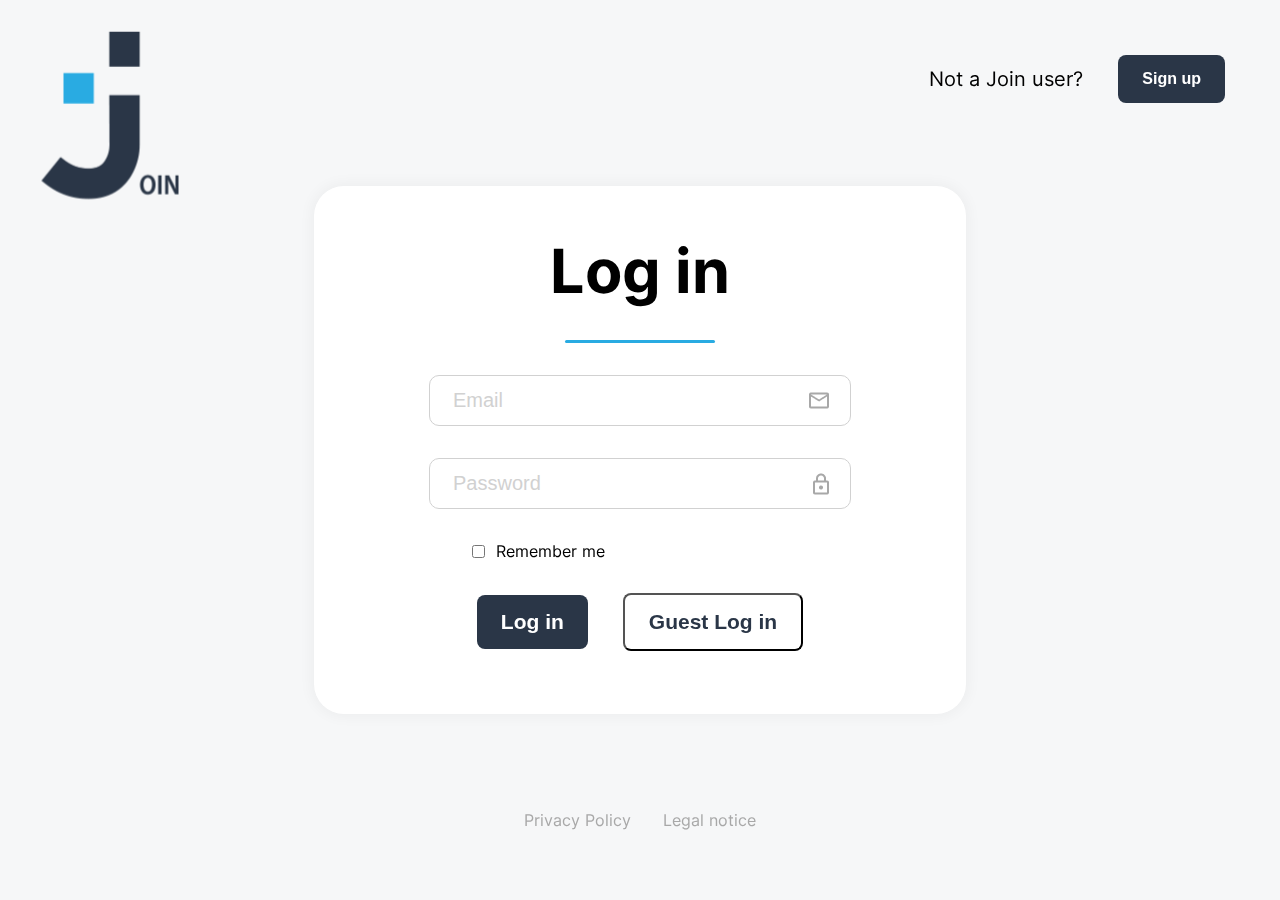
<file: Frontend/html/index.html>
<!DOCTYPE html>
<html lang="en">
<head>
    <meta charset="UTF-8">
    <meta name="viewport" content="width=device-width, initial-scale=1.0">
    <title>Join</title>
    <link rel="shortcut icon" href="/Frontend/assets/img/favicon.png" type="image/x-icon">
    <link rel="stylesheet" href="/Frontend/style/fonts.css">
    <link rel="stylesheet" href="/Frontend/style/style.css">
    <link rel="stylesheet" href="/Frontend/style/desktop_template.css">
    <!-- <link rel="stylesheet" href="/Frontend/style/mobile_template.css"> -->
    <link rel="stylesheet" href="/Frontend/style/index.css">
    <link rel="stylesheet" href="/Frontend/style/index-responsive.css">
    <script src="/Frontend/js/server.js"></script>
    <script src="/Frontend/js/script.js"></script>
    <script src="/Frontend/js/index.js"></script>
</head>
<body onload="initEntry()">
    <div id="start-background-mobile"></div>
    <img id="start-logo-mobile" src="/Frontend/assets/img/join-logo-mobile.png">
    <img id="start-logo" src="/Frontend/assets/img/join-logo-big.png">
    <div id="dynamic-content"></div>
    <footer>
        <a class="scale-on-hover" href="privacy_policy.html">Privacy Policy</a>
        <a class="scale-on-hover" href="legal_notice.html">Legal notice</a>
    </footer>
</body>
</html>
</file>
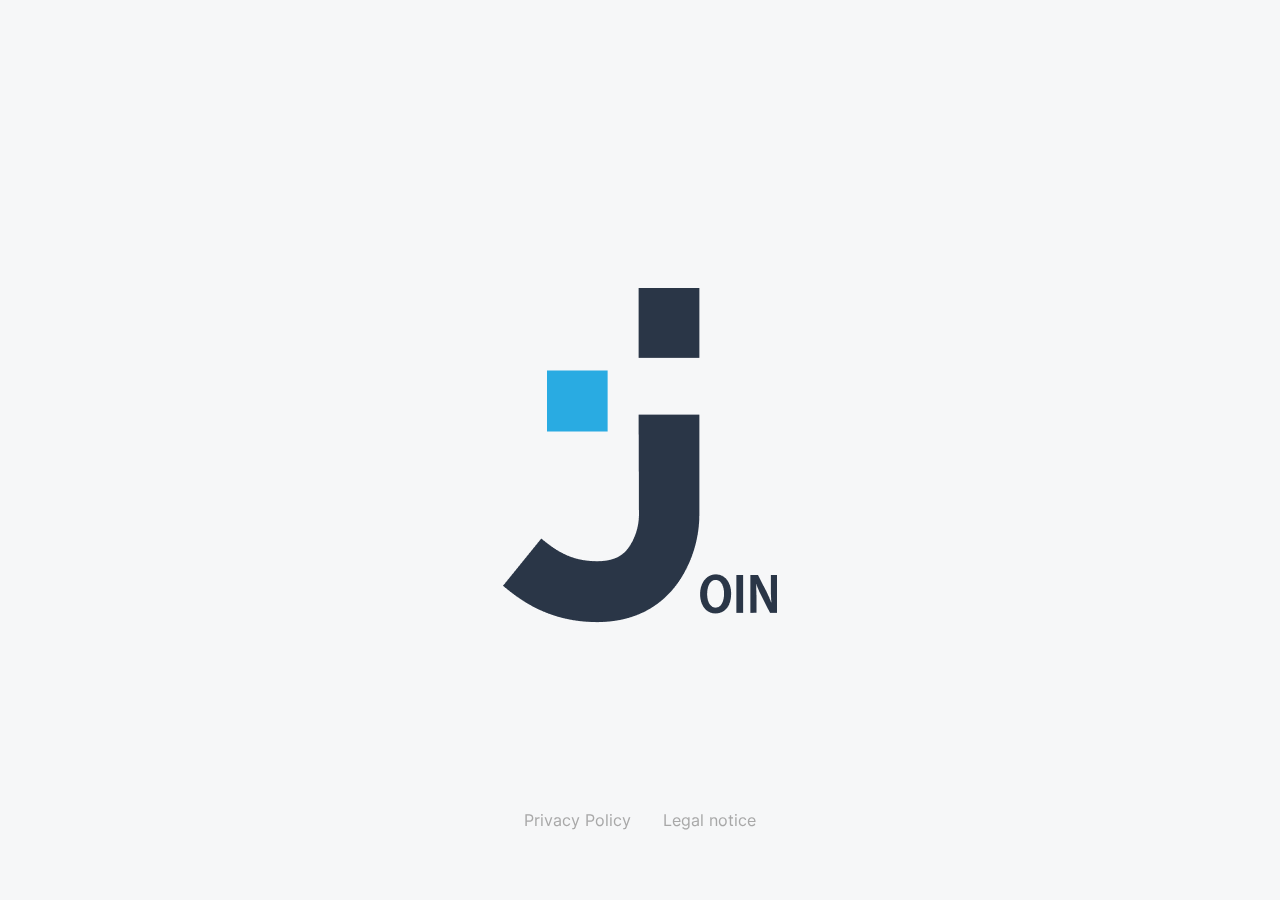
<file: Frontend/html/add_task.html>
<!DOCTYPE html>
<html lang="en">
<head>
    <meta charset="UTF-8">
    <meta name="viewport" content="width=device-width, initial-scale=1.0">
    <title>Join - Add task</title>
    <link rel="shortcut icon" href="/Frontend/assets/img/favicon.png" type="image/x-icon">
    <link rel="stylesheet" href="/Frontend/style/fonts.css">
    <link rel="stylesheet" href="/Frontend/style/style.css">
    <link rel="stylesheet" href="/Frontend/style/desktop_template.css">
    <link rel="stylesheet" href="/Frontend/style/task_form_template.css">
    <link rel="stylesheet" href="/Frontend/style/desktop-template-responsive.css">
    <link rel="stylesheet" href="/Frontend/style/task_form_template_responsive.css">
    <script src="/Frontend/js/server.js"></script>
    <script src="/Frontend/js/script.js"></script>
    <script src="/Frontend/js/task_form.js"></script>
    <script src="/Frontend/js/contacts_array_storage.js"></script>
    <script src="/Frontend/js/contacts.js"></script>
    <script src="/Frontend/js/task_form_assignedTo.js"></script>
</head>
<body onload="initAddTask()">
    <div w3-include-html="/Frontend/assets/templates/desktop_template.html"></div>
    <section class="content-margin">
        <h1 class="addTaskHeadline"> Add Task</h1>
        <div w3-include-html="/Frontend/assets/templates/task_form_template.html">
        </div>
    </section>
</body>
</html>
</file>
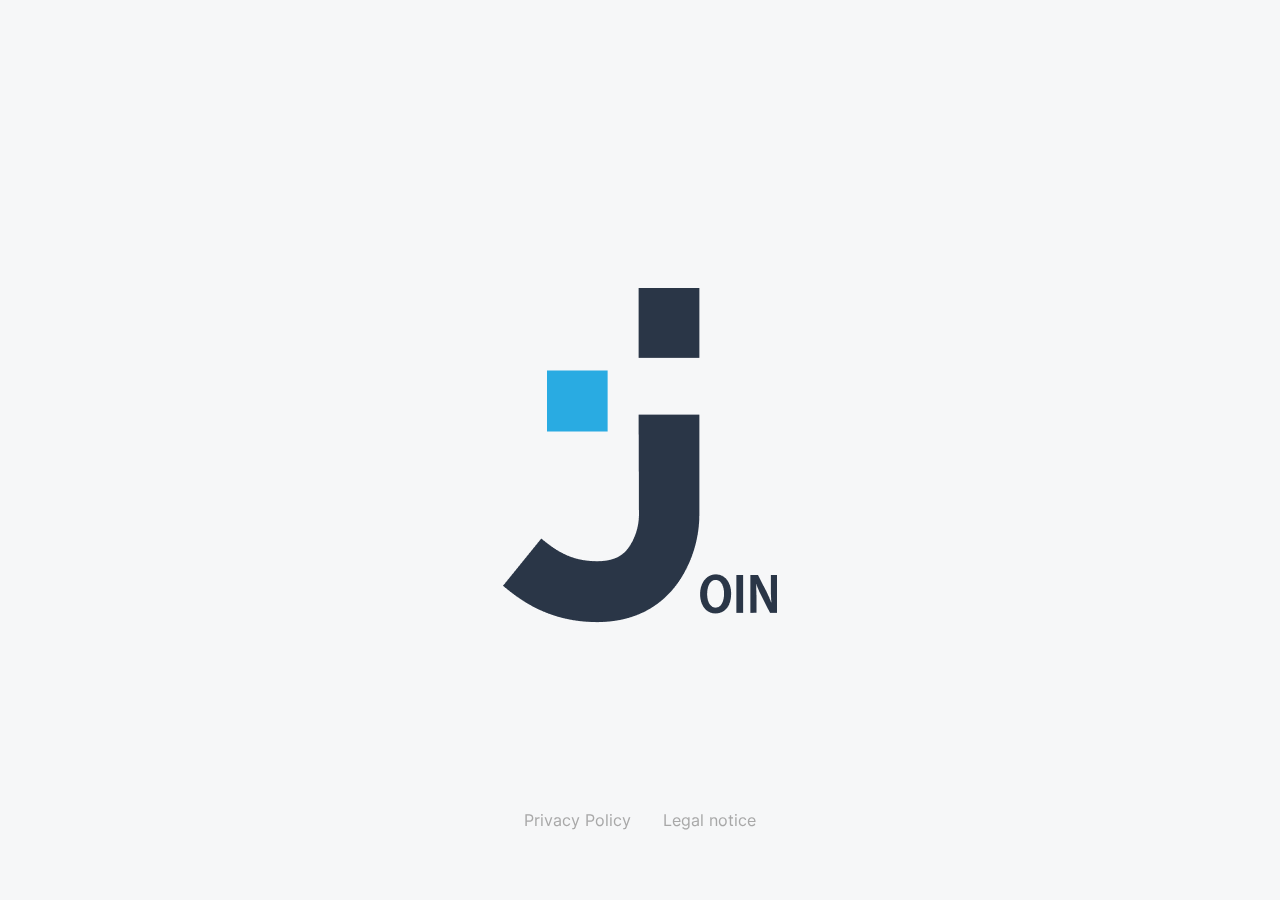
<file: Frontend/html/board.html>
<!DOCTYPE html>
<html lang="en">

<head>
    <meta charset="UTF-8">
    <meta name="viewport" content="width=device-width, initial-scale=1.0">
    <title>Join - Board</title>
    <link rel="shortcut icon" href="/Frontend/assets/img/favicon.png" type="image/x-icon">
    <link rel="stylesheet" href="/Frontend/style/fonts.css">
    <link rel="stylesheet" href="/Frontend/style/style.css">
    <link rel="stylesheet" href="/Frontend/style/desktop_template.css">
    <link rel="stylesheet" href="/Frontend/style/task_form_template.css">
    <link rel="stylesheet" href="/Frontend/style/task_form_template_responsive.css">
    <link rel="stylesheet" href="/Frontend/style/board-popup.css">
    <link rel="stylesheet" href="/Frontend/style/board.css">
    <link rel="stylesheet" href="/Frontend/style/board-responsive.css">
    <link rel="stylesheet" href="/Frontend/style/desktop-template-responsive.css">

</head>

<body onload="initBoard()">
    <div w3-include-html="/Frontend/assets/templates/desktop_template.html"></div>
    <div id="pop-up" onclick="closeTask('pop-up')"></div>
    <div id="pop-up-add-task" onclick="closeTask('pop-up-add-task')">
        <div class="pop-up-add-task-container" onclick="stopPropagation(event)">
            <div class="pop-up-task-header">
                <div class="pop-up-add-task-title">Add Task</div>
                <button class="pop-up-close-button" onclick="closeTask('pop-up-add-task')">
                    <img src="/Frontend/assets/img/board/close-task.svg" alt="Close">
                </button>
            </div>
            <div w3-include-html="/Frontend/assets/templates/task_form_template.html"></div>
        </div>
    </div>
    <section class="content-margin">
        <div class="board-header">
            <div class="board-header-container">
                <div class="board-title">
                    <h1>Board</h1>
                    <button onclick="openAddTask('')" class="add-task-rsponsive-btn">
                        <img src="/Frontend/assets/img/board/plus-add-task-mobile.svg" alt="Plus">
                    </button>
                </div>
                <div class="action-container">
                    <form onsubmit="search(event)">
                        <input id="search-text" type="text" minlength="3" required placeholder="Find Task">
                        <img src="/Frontend/assets/img/board/vector3.svg" alt="Vector">
                        <button id="search-button" class="search-button-container">
                            <img src="/Frontend/assets/img/board/search.svg" alt="Search">
                        </button>
                    </form>
                    <!-- <button href="/Frontend/html/add_task.html" class="add-task-button" onclick="openAddTask('')">Add task <img
                            src="/Frontend/assets/img/board/add.svg" alt=""></button> -->
                </div>
            </div>
            <div class="board-nav-bar-container">
                <div class="board-nav-item">
                    To do
                    <button onclick="openAddTask('todo')">
                        <img src="/Frontend/assets/img/board/plus-button.svg" alt="Plus">
                    </button>
                </div>
                <div class="board-nav-item">
                    In progress
                    <button onclick="openAddTask('in-progress')">
                        <img src="/Frontend/assets/img/board/plus-button.svg" alt="">
                    </button>
                </div>
                <div class="board-nav-item">
                    Await feedback
                    <button onclick="openAddTask('await-feedback')">
                        <img src="/Frontend/assets/img/board/plus-button.svg" alt="">
                    </button>
                </div>
                <div class="board-nav-item">
                    Done
                </div>
            </div>
        </div>
        <div class="board-distribution-container" id="board-distribution">
            <div class="responsive-board-nav-item-container">
                <div class="responsive-board-nav-item">
                    <span>To do</span>
                    <button onclick="openAddTask('todo')">
                        <img src="/Frontend/assets/img/board/plus-button.svg" alt="Plus">
                    </button>
                </div>
                <div class="board-distribution-colum" id="todo" onmouseleave="removeHighlight('todo')"
                    ondrop="moveTo('todo')" ondragleave="removeHighlight('todo')"
                    ondragover="allowDrop(event); highlight('todo')"></div>
            </div>
            <div class="responsive-board-nav-item-container">
                <div class="responsive-board-nav-item">
                    <span>In progress</span>
                    <button onclick="openAddTask('in-progress')">
                        <img src="/Frontend/assets/img/board/plus-button.svg" alt="Plus">
                    </button>
                </div>
                <div class="board-distribution-colum" id="in-progress" onmouseleave="removeHighlight('in-progress')"
                    ondrop="moveTo('in-progress')" ondragleave="removeHighlight('in-progress')"
                    ondragover="allowDrop(event); highlight('in-progress') "></div>
            </div>
            <div class="responsive-board-nav-item-container">
                <div class="responsive-board-nav-item">
                    <span>Await feedback</span>
                    <button onclick="openAddTask('await-feedback')">
                        <img src="/Frontend/assets/img/board/plus-button.svg" alt="Plus">
                    </button>
                </div>
                <div class="board-distribution-colum" id="await-feedback"
                    onmouseleave="removeHighlight('await-feedback')" ondrop="moveTo('await-feedback');"
                    ondragleave="removeHighlight('await-feedback')"
                    ondragover="allowDrop(event); highlight('await-feedback')"></div>
            </div>
            <div class="responsive-board-nav-item-container">
                <div class="responsive-board-nav-item ">
                    <span>Done</span>
                </div>
                <div class="board-distribution-colum" id="done" onmouseleave="removeHighlight('done')"
                    ondrop="moveTo('done')" ondragleave="removeHighlight('done')"
                    ondragover="allowDrop(event); highlight('done')"></div>
            </div>

        </div>
    </section>
    <script src="/Frontend/js/server.js"></script>
    <script src="/Frontend/js/script.js"></script>
    <script src="/Frontend/js/task_form.js"></script>
    <script src="/Frontend/js/contacts_array_storage.js"></script>
    <script src="/Frontend/js/contacts.js"></script>
    <script src="/Frontend/js/task_form_assignedTo.js"></script>
    <script src="/Frontend/js/board_generate_templates.js"></script>
    <script src="/Frontend/js/board.js"></script>
</body>

</html>
</file>
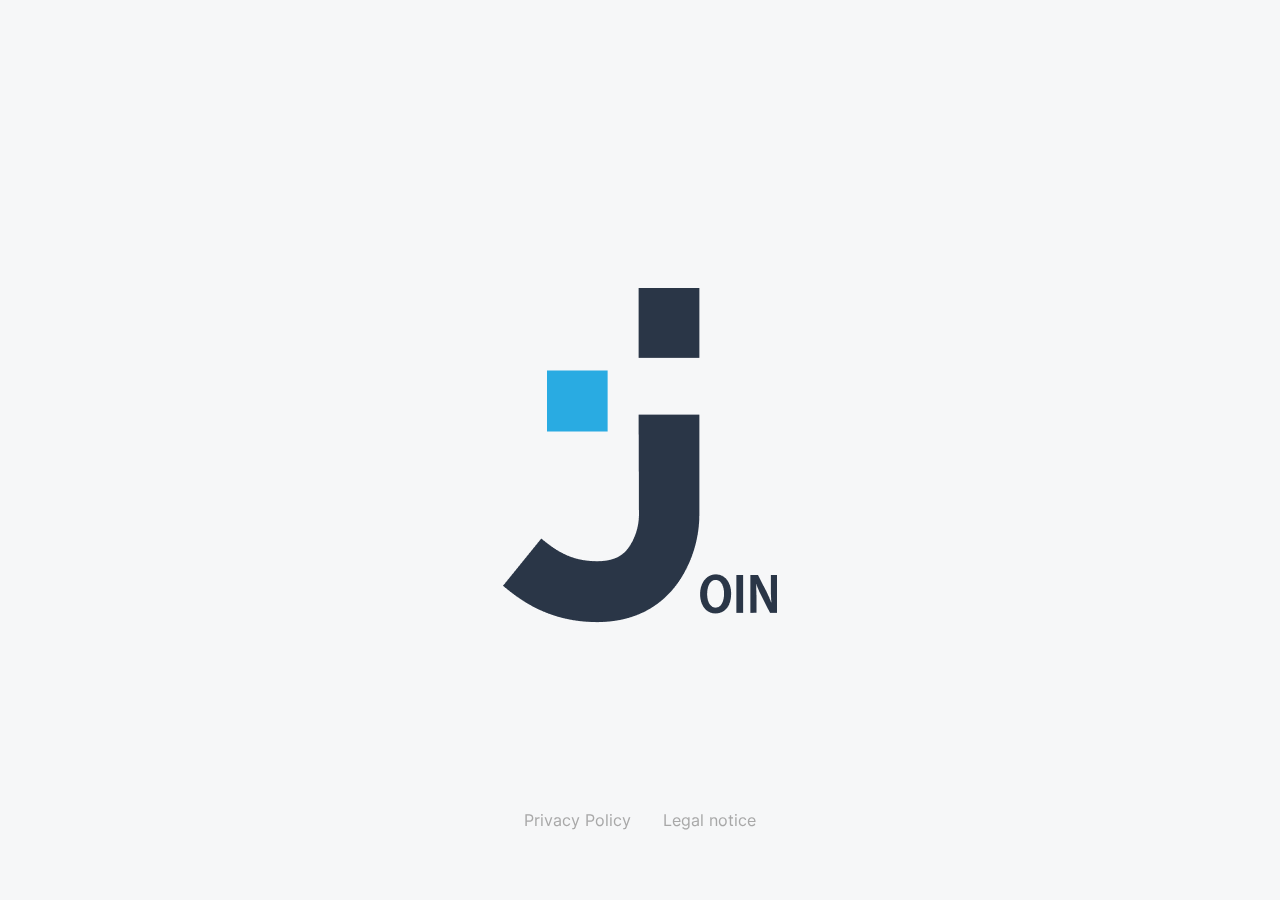
<file: Frontend/html/contacts.html>
<!DOCTYPE html>
<html lang="en">

<head>
    <meta charset="UTF-8">
    <meta name="viewport" content="width=device-width, initial-scale=1.0">
    <title>Join - Contacts</title>
    <link rel="shortcut icon" href="/Frontend/assets/img/favicon.png" type="image/x-icon">
    <link rel="stylesheet" href="/Frontend/style/fonts.css">
    <link rel="stylesheet" href="/Frontend/style/style.css">
    <link rel="stylesheet" href="/Frontend/style/desktop_template.css">
    <link rel="stylesheet" href="/Frontend/style/contacts.css">
    <link rel="stylesheet" href="/Frontend/style/contacts-responsive.css">
    <link rel="stylesheet" href="/Frontend/style/desktop-template-responsive.css">
    <script src="/Frontend/js/server.js"></script>
    <script src="/Frontend/js/script.js"></script>
    <script src="/Frontend/js/contacts_array_storage.js"></script>
    <script src="/Frontend/js/contacts_render.js"></script>
    <script src="/Frontend/js/contacts.js"></script>
</head>

<body onload="initContacts()">
    <div w3-include-html="/Frontend/assets/templates/desktop_template.html"></div>
    <div class="responsiveContent">
        <div id="contactOverview">
            <div id="contactOverviewContent">
                <!-- <button id="addContactButton" onclick="addContact()">Add new contact <img
                        src="/Frontend/assets/img/add-contact.png" alt="add contact image"></button> -->
            </div>
        </div>
        <div id="contactPageRightHeader">
            <p id="contactPageHeaderName">Contacts</p>
            <div class="vertical"></div>
            <p id="contactPageHeaderText">Better with a team</p>
        </div>
        <div id="contactPageRightHeaderResponsive">
            <p id="contactPageHeaderNameResponsive">Contacts</p>
            <p id="contactPageHeaderTextResponsive">Better with a team</p>
            <div class="horizontal"></div>
        </div>
        <button onclick="returnToContactBook()" id="responsiveContactDetailBack"><img
                src="/Frontend/assets/img/arrow-left-line.png" alt="arrow left" class="arrow"></button>
        <div id="contactDetailsView"></div>
    </div>
    <div id="confirmationMessage" class="confirmationMessage">
        Contact successfully created
    </div>
    <div id="addContactOverlay">
        <div id="addContactPopUp">
            <button class="closeContactButton" type="button" onclick="closePopUp()">
                <img src="/Frontend/assets/img/cancel_dark.png" alt="close icon">
            </button>
            <div class="contactLeft">
                <img class="contactPopUpImage" src="/Frontend/assets/img/join-logo.png" alt="join logo">
                <div class="contactLeftText">
                    <p class="contactHeadline">Add contact</p>
                    <p id="addContactHeadlineText">Tasks are better with a team!</p>
                    <div class="contactHeaderLine"></div>
                </div>
            </div>
            <img id="addContactEmptyProfile" src="/Frontend/assets/img/new-contact-icon.png" alt="new contact icon">
            <div class="contactRight">
                <form class="contactForm" onsubmit="createContact(); return false;">
                    <div class="contactFormInput">
                        <div class="contactInputFields">
                            <input type="text" id="name" name="name" pattern="[a-zA-Z ]*" placeholder="Name" required>
                            <img src="/Frontend/assets/img/person.png" alt="profile icon">
                        </div>
                        <div class="contactInputFields">
                            <input type="email" id="email" name="email" placeholder="Email" required>
                            <img src="/Frontend/assets/img/mail.png" alt="email icon">
                        </div>
                        <div class="contactInputFields">
                            <input type="tel" id="phone" name="phone" pattern="[0-9+]+" placeholder="Phone" required>
                            <img src="/Frontend/assets/img/phone-icon.png" alt="phone icon">
                        </div>
                    </div>
                    <div class="contactFormButtons">
                        <button id="cancelButton" type="button" onclick="closePopUp()">Cancel <img
                                src="/Frontend/assets/img/cancel_dark.png" alt="cancel icon"></button>
                        <button id="saveButton" type="submit">Create Contact <img src="/Frontend/assets/img/check.png"
                                alt="confirm icon"></button>
                    </div>
                </form>
            </div>
        </div>
    </div>
    <div id="responsiveAddContactButton" onclick="addContact()">
        <img src="/Frontend/assets/img/add-contact.png" alt="add contact image">
    </div>
    <div id="responsiveEditContactButton" onclick="toggleEditDeleteButtonPopUp()">
        <img src="/Frontend/assets/img/show-more.png" alt="add contact image">
    </div>
    <div id="editDeleteButtonPopUp" class="editDeleteButtonPopUp">
        <div class="contactEditButton" onclick="editContact()">
            <img class="contactDetailsNameIcons" src="/Frontend/assets/img/edit-contact.png" alt="edit contact">
            <p>Edit</p>
        </div>
        <div class="contactDeleteButton" onclick="deleteContact()">
            <img class="contactDetailsNameIcons" src="/Frontend/assets/img/delete-contact.png" alt="delete contact">
            <p>Delete</p>
        </div>
    </div>      
    <div id="editContactOverlay">
        <div id="editContactPopUp">
            <button class="closeContactButton" type="button" onclick="closePopUp()">
                <img src="/Frontend/assets/img/cancel_dark.png" alt="close icon">
            </button>
            <div class="contactLeft">
                <img class="contactPopUpImage" src="/Frontend/assets/img/join-logo.png" alt="join logo">
                <p class="contactHeadline">Edit contact</p>
                <div class="contactHeaderLine"></div>
            </div>
            <div id="iconInEditContact"></div>
            <div class="contactRight">
                <form class="contactForm" onsubmit="saveEditedContact(); return false;">
                    <div class="contactFormInput">
                        <div class="contactInputFields">
                            <input type="text" id="editName" name="name" placeholder="Name" required>
                            <img src="/Frontend/assets/img/person.png" alt="profile icon">
                        </div>
                        <div class="contactInputFields">
                            <input type="text" id="editLastname" name="name" placeholder="Lastname" required>
                            <img src="/Frontend/assets/img/person.png" alt="profile icon">
                        </div>
                        <div class="contactInputFields">
                            <input type="email" id="editEmail" name="email" placeholder="Email" required>
                            <img src="/Frontend/assets/img/mail.png" alt="email icon">
                        </div>
                        <div class="contactInputFields">
                            <input type="tel" id="editPhone" name="phone" placeholder="Phone" required>
                            <img src="/Frontend/assets/img/phone-icon.png" alt="phone icon">
                        </div>
                    </div>
                    <div class="contactFormButtons">
                        <!-- <button id="deleteButtonInForm" type="button" onclick="deleteContact()">Delete</button> -->
                        <button id="saveEditButton" type="button" onclick="saveEditedContact()">Save <img
                                src="/Frontend/assets/img/check.png" alt="confirm icon"></button>
                    </div>
                </form>
            </div>
        </div>
    </div>
</body>

</html>
</file>
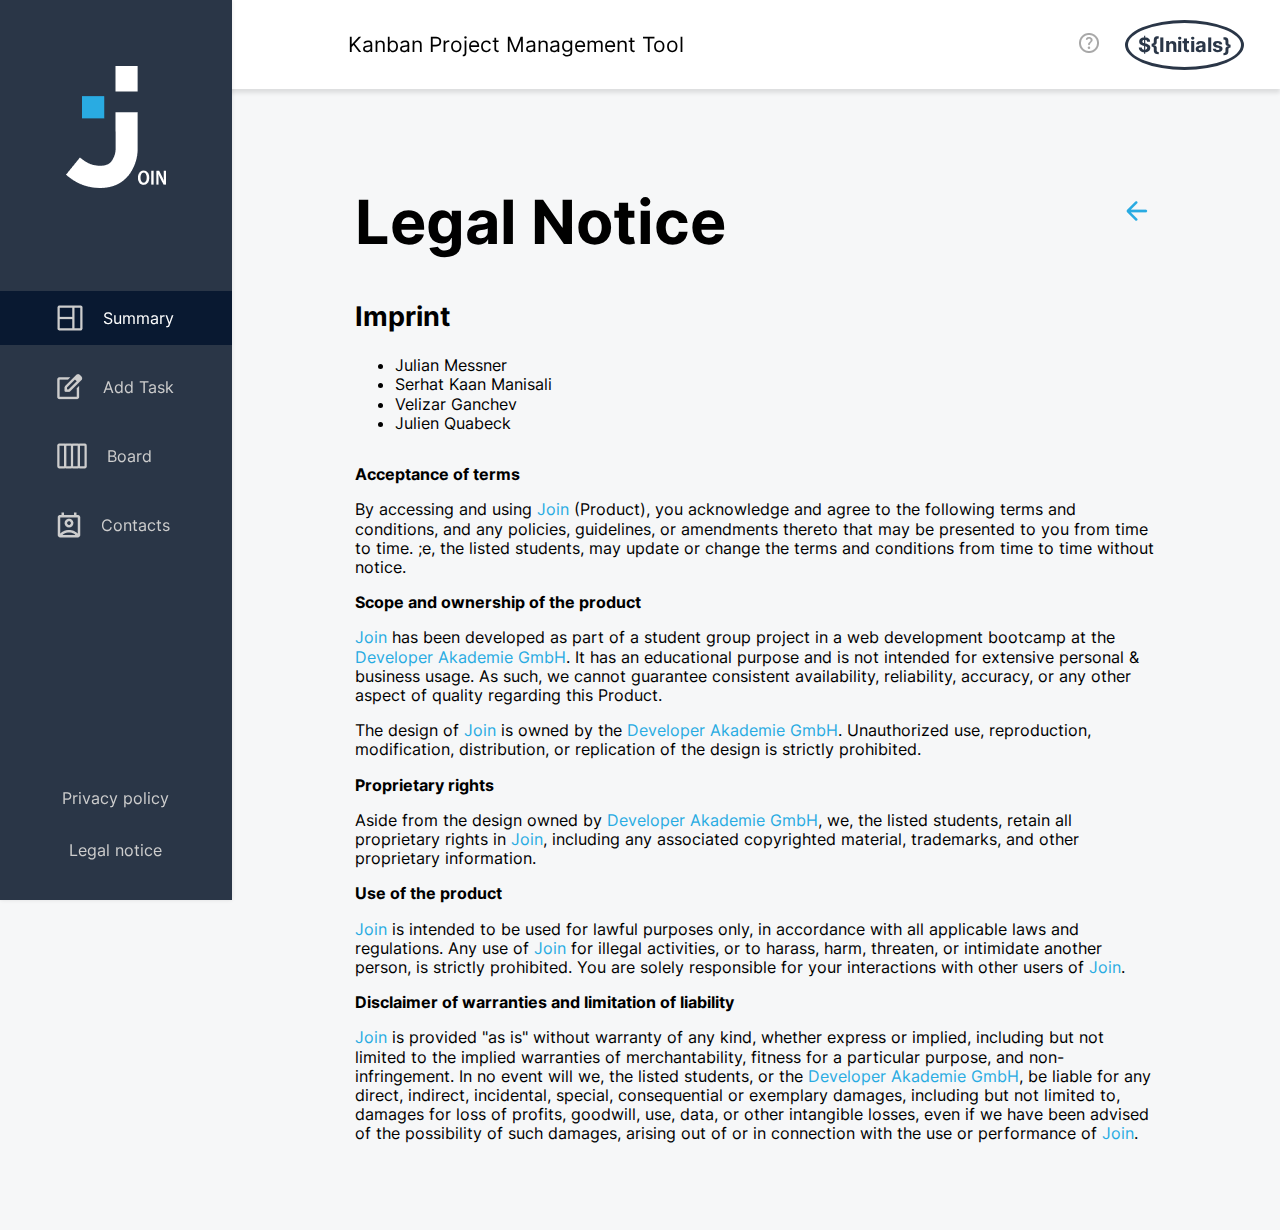
<file: Frontend/html/legal_notice.html>
<!DOCTYPE html>
<html lang="en">

<head>
    <meta charset="UTF-8">
    <meta name="viewport" content="width=device-width, initial-scale=1.0">
    <title>Join - Legal notice</title>
    <link rel="shortcut icon" href="/Frontend/assets/img/favicon.png" type="image/x-icon">
    <link rel="stylesheet" href="/Frontend/style/fonts.css">
    <link rel="stylesheet" href="/Frontend/style/style.css">
    <link rel="stylesheet" href="/Frontend/style/desktop_template.css">
    <!-- <link rel="stylesheet" href="/Frontend/style/mobile_template.css"> -->
    <link rel="stylesheet" href="/Frontend/style/legal_notice_help.css">
    <link rel="stylesheet" href="/Frontend/style/legal-notice-responsive.css">
    <link rel="stylesheet" href="/Frontend/style/desktop-template-responsive.css">
    <script src="/Frontend/js/server.js"></script>
    <script src="/Frontend/js/script.js"></script>
</head>

<body onload="init('legal-notice')">
    <div w3-include-html="/Frontend/assets/templates/desktop_template.html"></div>
    <div class="content-margin">
        <div class="legalNoticeHeader">
            <h1>Legal Notice</h1>
            <a href="javascript:history.back()"><img src="/Frontend/assets/img/arrow-left-line.png" alt="arrow left"
                    class="arrow"></a>
        </div>
        <div class="legalNoticeText">
            <h2>Imprint</h2>
            <table>
                <ul>
                    <li> Julian Messner</li>
                    <li> Serhat Kaan Manisali</li>
                    <li> Velizar Ganchev</li>
                    <li> Julien Quabeck</li>
                </ul>
            </table>
            <!-- <h3>Exploring the Board</h3>
            <p>Email</p> -->
            <h3>Acceptance of terms</h3>
            <p>By accessing and using <a href="#" target="_blank">Join</a> (Product), you acknowledge and agree to the
                following terms and conditions, and any policies,
                guidelines, or amendments thereto that may be presented to you from time to time. ;e, the listed
                students,
                may update or change
                the terms and conditions from time to time without notice.</p>
            <h3>Scope and ownership of the product</h3>
            <p><a href="#" target="_blank">Join</a> has been developed as part of a student group project in a web
                development bootcamp at the <a href="#" target="_blank">Developer Akademie GmbH</a>. It has
                an educational purpose and is not intended for extensive personal & business usage. As such, we cannot
                guarantee consistent
                availability, reliability, accuracy, or any other aspect of quality regarding this Product.</p>
            <p>The design of <a href="#" target="_blank">Join</a> is owned by the <a href="#" target="_blank">Developer
                    Akademie GmbH</a>. Unauthorized use, reproduction, modification, distribution, or
                replication of the design is strictly prohibited.</p>
            <h3>Proprietary rights</h3>
            <p>Aside from the design owned by <a href="#" target="_blank">Developer Akademie GmbH</a>, we, the listed
                students, retain all proprietary rights in <a href="#" target="_blank">Join</a>, including any
                associated copyrighted material, trademarks, and other proprietary information.</p>
            <h3>Use of the product</h3>
            <p><a href="#" target="_blank">Join</a> is intended to be used for lawful purposes only, in accordance with
                all
                applicable laws and regulations. Any use of <a href="#" target="_blank">Join</a> for illegal
                activities, or to harass, harm, threaten, or intimidate another person, is strictly prohibited. You are
                solely responsible for your
                interactions with other users of <a href="#" target="_blank">Join</a>.</p>
            <h3>Disclaimer of warranties and limitation of liability</h3>
            <p><a href="#" target="_blank">Join</a> is provided "as is" without warranty of any kind, whether express or
                implied, including but not limited
                to the implied warranties of merchantability, fitness for a particular purpose, and non-infringement. In
                no
                event will we, the listed students, or the <a href="#" target="_blank">Developer Akademie GmbH</a>, be
                liable for any direct, indirect,
                incidental, special, consequential or exemplary damages, including but not limited to, damages for loss
                of
                profits, goodwill, use, data, or other intangible losses, even if we have been advised of the
                possibility of
                such damages, arising out of or in connection with the use or performance of <a href="#"
                    target="_blank">Join</a>.</p>
        </div>
    </div>
</body>

</html>
</file>
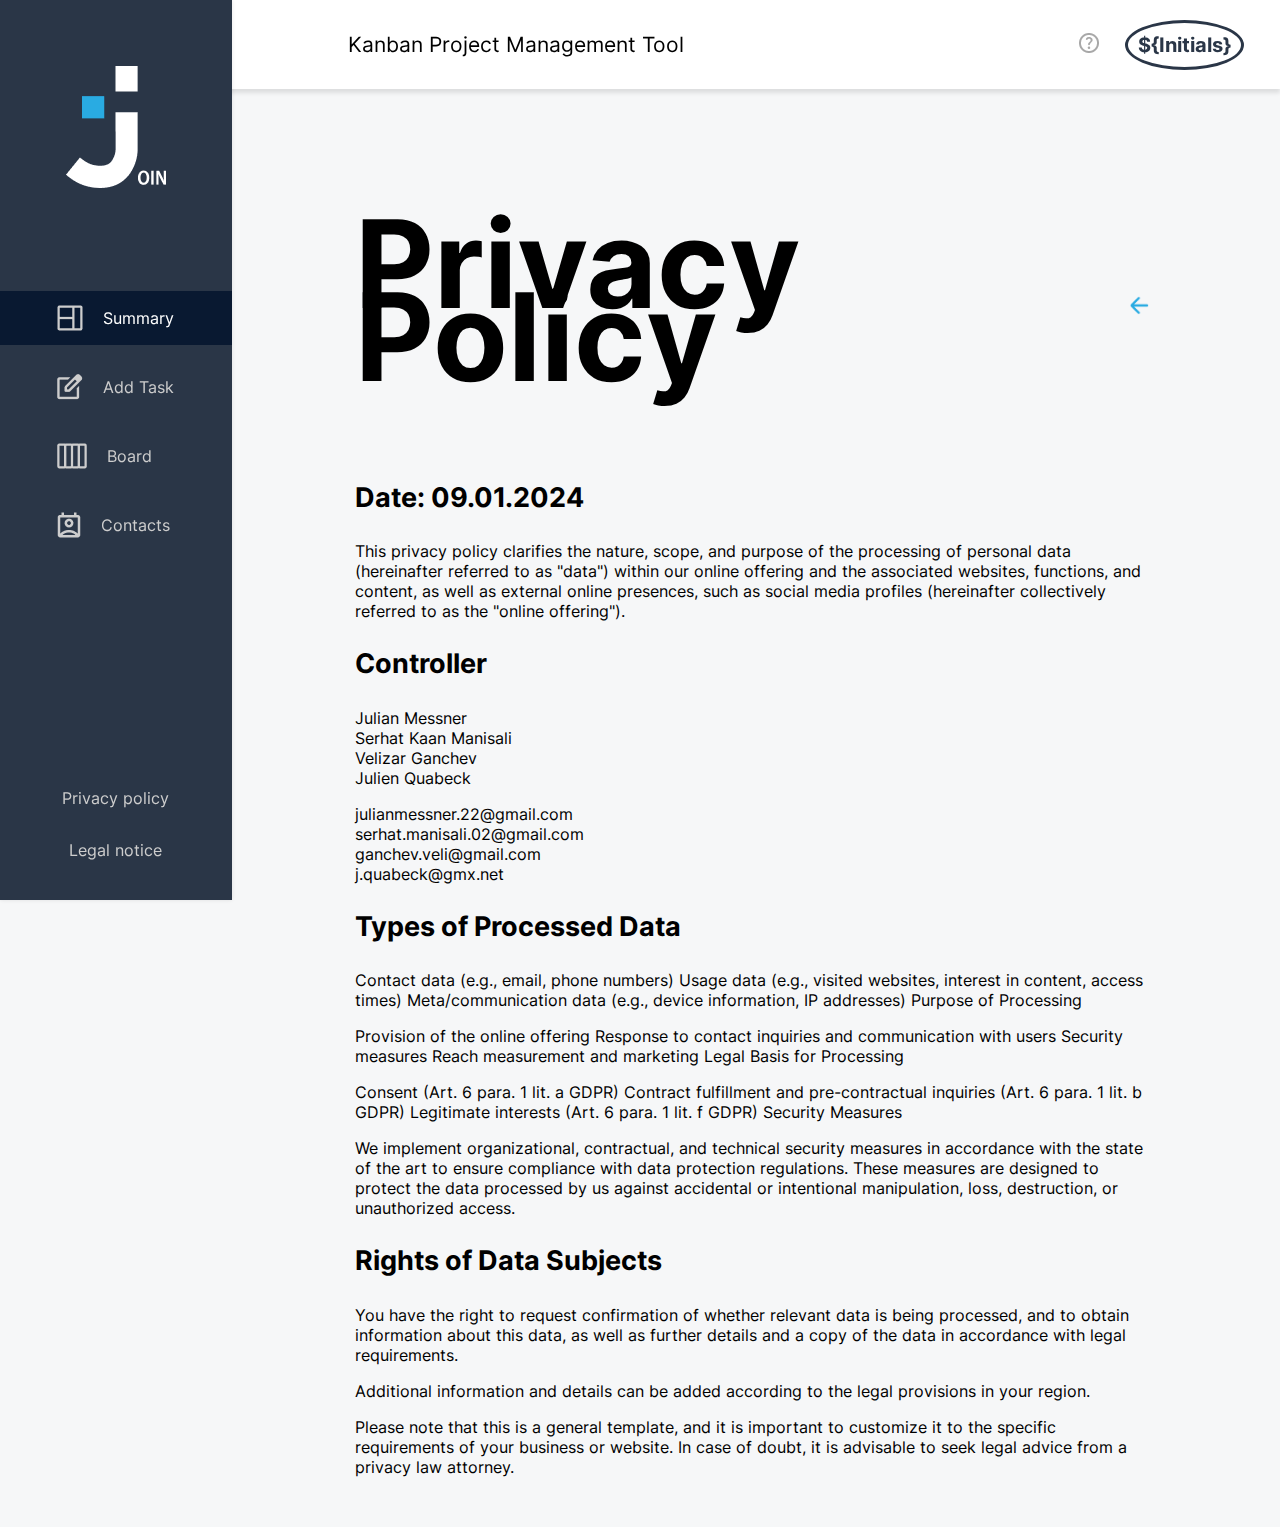
<file: Frontend/html/privacy_policy.html>
<!DOCTYPE html>
<html lang="en">
<head>
    <meta charset="UTF-8">
    <meta name="viewport" content="width=device-width, initial-scale=1.0">
    <title>Join - Privacy policy</title>
    <link rel="shortcut icon" href="/Frontend/assets/img/favicon.png" type="image/x-icon">
    <link rel="stylesheet" href="/Frontend/style/fonts.css">
    <link rel="stylesheet" href="/Frontend/style/style.css">
    <link rel="stylesheet" href="/Frontend/style/desktop_template.css">
    <!-- <link rel="stylesheet" href="/Frontend/style/mobile_template.css"> -->
    <link rel="stylesheet" href="/Frontend/style/privacy-policy.css">
    <link rel="stylesheet" href="/Frontend/style/privacy-policy-responsive.css">
    <link rel="stylesheet" href="/Frontend/style/desktop-template-responsive.css">
    <script src="/Frontend/js/script.js"></script>
</head>
<body onload="init('privacy-policy')">
    <div w3-include-html="/Frontend/assets/templates/desktop_template.html"></div>
    <section class="content-margin">
        <section id="headline" class="privacyPolicyHeadline">    
            <h1>
                Privacy Policy 
            </h1>
            <a href="javascript:history.back()"><img class="arrow" src="/Frontend/assets/img/arrow-left-line.png"></a>
        </section>
        <h3>Date: 09.01.2024</h3>
        <p>
            This privacy policy clarifies the nature, scope, and purpose of the processing of personal data (hereinafter referred to as "data") within our online offering and the associated websites, functions, and content, as well as external online presences, such as social media profiles (hereinafter collectively referred to as the "online offering").
        </p>

        <h3>Controller</h3>
        <p>
            Julian Messner<br>
            Serhat Kaan Manisali<br>
            Velizar Ganchev<br>
            Julien Quabeck<br>
        </p>
        <p>
            julianmessner.22@gmail.com<br>
            serhat.manisali.02@gmail.com<br>
            ganchev.veli@gmail.com<br>
            j.quabeck@gmx.net
        </p>


        <h3>Types of Processed Data</h3>
        <p>
            Contact data (e.g., email, phone numbers)
            Usage data (e.g., visited websites, interest in content, access times)
            Meta/communication data (e.g., device information, IP addresses)
            Purpose of Processing
        </p>
        <p>
            Provision of the online offering
            Response to contact inquiries and communication with users
            Security measures
            Reach measurement and marketing
            Legal Basis for Processing
        </p>
        <p>
            Consent (Art. 6 para. 1 lit. a GDPR)
            Contract fulfillment and pre-contractual inquiries (Art. 6 para. 1 lit. b GDPR)
            Legitimate interests (Art. 6 para. 1 lit. f GDPR)
            Security Measures
        </p>
        <p>
            We implement organizational, contractual, and technical security measures in accordance with the state of the art to ensure compliance with data protection regulations. These measures are designed to protect the data processed by us against accidental or intentional manipulation, loss, destruction, or unauthorized access.
        </p>

        <h3>Rights of Data Subjects</h3>
        <p>
            You have the right to request confirmation of whether relevant data is being processed, and to obtain information about this data, as well as further details and a copy of the data in accordance with legal requirements.
        </p>
        <p> 
            Additional information and details can be added according to the legal provisions in your region.
        </p>
        Please note that this is a general template, and it is important to customize it to the specific requirements of your business or website. In case of doubt, it is advisable to seek legal advice from a privacy law attorney.
    </section>   
</body>
</html>
</file>
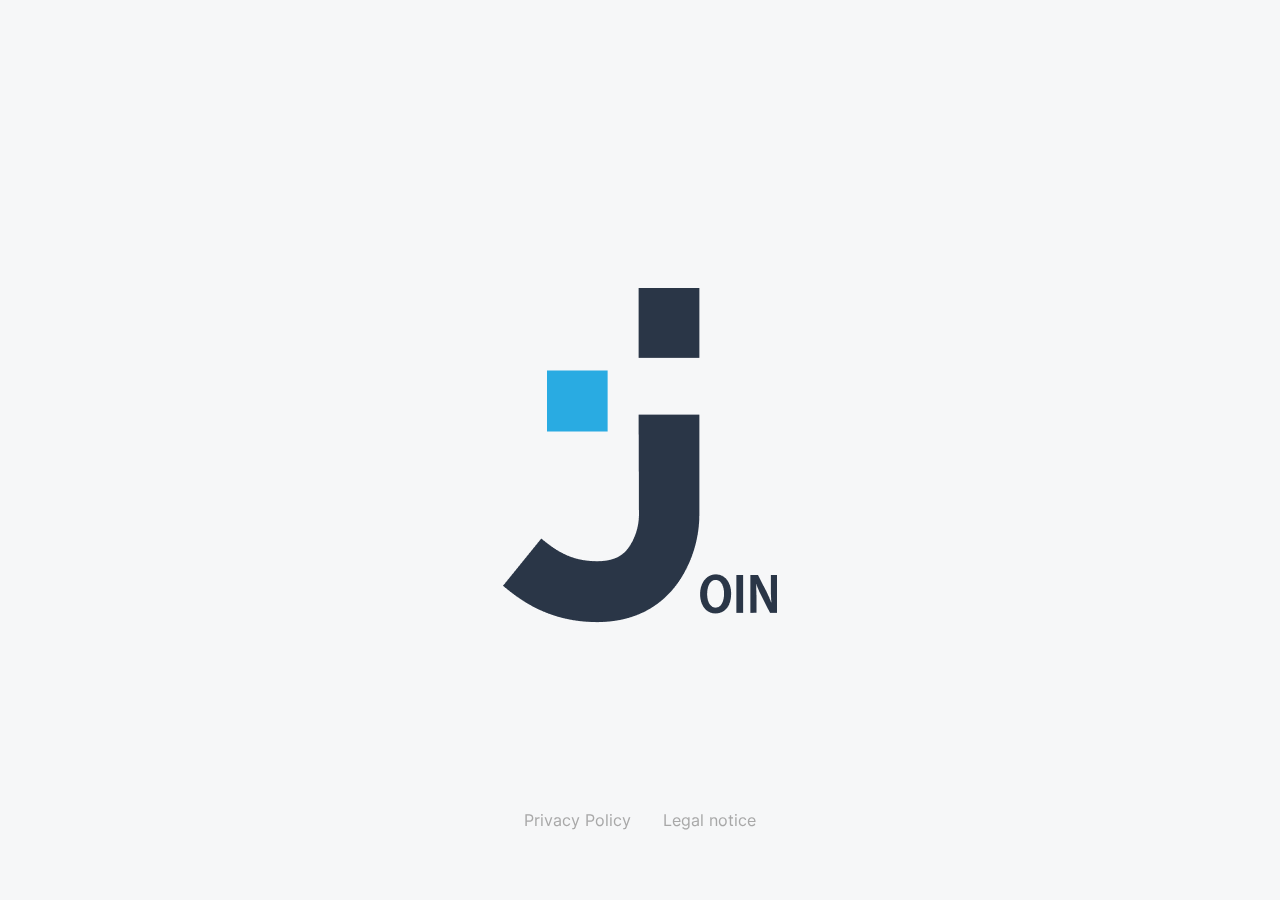
<file: Frontend/html/summary.html>
<!DOCTYPE html>
<html lang="en">
<head>
    <meta charset="UTF-8">
    <meta name="viewport" content="width=device-width, initial-scale=1.0">
    <title>Join - Summary</title>
    <link rel="shortcut icon" href="/Frontend/assets/img/favicon.png" type="image/x-icon">
    <link rel="stylesheet" href="/Frontend/style/fonts.css">
    <link rel="stylesheet" href="/Frontend/style/style.css">
    <link rel="stylesheet" href="/Frontend/style/desktop_template.css">
    <!-- <link rel="stylesheet" href="/Frontend/style/mobile_template.css"> -->
    <link rel="stylesheet" href="/Frontend/style/summary.css">
    <link rel="stylesheet" href="/Frontend/style/summary-responsive.css">
    <link rel="stylesheet" href="/Frontend/style/desktop-template-responsive.css">
    <script src="/Frontend/js/server.js"></script>
    <script src="/Frontend/js/script.js"></script>
    <script src="/Frontend/js/summary.js"></script>
</head>
<body onload="initSummary()">
    <div w3-include-html="/Frontend/assets/templates/desktop_template.html"></div>
    <div class="content-margin">
        <header class="summary-headlines">
            <h1>
                Join 360
            </h1>
            <div class="headline-border"></div>
            <h2>Key metrics at a glance</h2>
            <div class="mobile-headline-border"></div>
        </header>
        <div class="summary-box">
            <div class="summary-content">
                <div class="summary-bottom-third">
                    <a href="board.html" class="to-do-amount"
                        onmouseenter="changeImageSource('to-do-image', '/Frontend/assets/img/to-do-icon-black.png')"
                        onmouseleave="changeImageSource('to-do-image', '/Frontend/assets/img/to-do-icon-white.png')">
                        <div class="to-do-image">
                            <img id="to-do-image" src="/Frontend/assets/img/to-do-icon-white.png">
                        </div>
                        <div>
                            <h4 id="to-do-amount"></h4>
                            <h5>To-do</h5>
                        </div>
                    </a>
                    <a href="board.html" class="done-amount"
                        onmouseenter="changeImageSource('done-image', '/Frontend/assets/img/hook-icon-black.png')"
                        onmouseleave="changeImageSource('done-image', '/Frontend/assets/img/hook-icon-white.png')">
                        <div class="done-image">
                            <img id="done-image" src="/Frontend/assets/img/hook-icon-white.png">
                        </div>
                        <div>
                            <h4 id="done-amount"></h4>
                            <h5>Done</h5>
                        </div>
                    </a>
                </div>
                <a href="board.html" class="summary-middle-third">
                    <div class="upcoming-task">
                        <div id="upcoming-prio-image-wrapper">
                            <img id="upcoming-prio-image" src="/Frontend/assets/img/PrioHighWhite.png">
                        </div>
                        <div>
                            <h4 id="upcoming-tasks-amount"></h4>
                            <h5 id="upcoming-prio"></h5>
                        </div>
                    </div>
                    <div class="upcoming-seperator"></div>
                    <div class="upcoming-deadline">
                        <h4 id="upcoming-date"></h4>
                        <h5 id="upcoming-message"></h5>
                    </div>
                </a>
                <div class="summary-top-third">
                    <a href="board.html">
                        <h4 id="tasks-amount"></h4>
                        <h5>Tasks in <br> board</h5>
                    </a>
                    <a href="board.html">
                        <h4 id="in-progress-amount"></h4>
                        <h5>Tasks in <br> progress</h5>
                    </a>
                    <a href="board.html">
                        <h4 id="awaiting-feedback-amount"></h4>
                        <h5>Awaiting <br> feedback</h5>
                    </a>
                </div>
            </div>
            <span class="welcome">
                <p id="welcome-message"></p>
                <p id="username-wrapper"></p>
            </span>
        </div>
        <div id="mobile-welcome">
            <span>
                <p id="mobile-welcome-message"></p>
                <p id="mobile-username-wrapper"></p>
            </span>
        </div>
    </div>
    </div>
</body>
</html>
</file>
<file: Frontend/style/fonts.css>
/* inter-100 - latin */
@font-face {
    font-display: swap; /* Check https://developer.mozilla.org/en-US/docs/Web/CSS/@font-face/font-display for other options. */
    font-family: 'Inter';
    font-style: normal;
    font-weight: 100;
    src: url('/Frontend/assets/fonts/inter-v13-latin-100.woff2') format('woff2'); /* Chrome 36+, Opera 23+, Firefox 39+, Safari 12+, iOS 10+ */
  }
  /* inter-200 - latin */
  @font-face {
    font-display: swap; /* Check https://developer.mozilla.org/en-US/docs/Web/CSS/@font-face/font-display for other options. */
    font-family: 'Inter';
    font-style: normal;
    font-weight: 200;
    src: url('/Frontend/assets/fonts/inter-v13-latin-200.woff2') format('woff2'); /* Chrome 36+, Opera 23+, Firefox 39+, Safari 12+, iOS 10+ */
  }
  /* inter-300 - latin */
  @font-face {
    font-display: swap; /* Check https://developer.mozilla.org/en-US/docs/Web/CSS/@font-face/font-display for other options. */
    font-family: 'Inter';
    font-style: normal;
    font-weight: 300;
    src: url('/Frontend/assets/fonts/inter-v13-latin-300.woff2') format('woff2'); /* Chrome 36+, Opera 23+, Firefox 39+, Safari 12+, iOS 10+ */
  }
  /* inter-regular - latin */
  @font-face {
    font-display: swap; /* Check https://developer.mozilla.org/en-US/docs/Web/CSS/@font-face/font-display for other options. */
    font-family: 'Inter';
    font-style: normal;
    font-weight: 400;
    src: url('/Frontend/assets/fonts/inter-v13-latin-regular.woff2') format('woff2'); /* Chrome 36+, Opera 23+, Firefox 39+, Safari 12+, iOS 10+ */
  }
  /* inter-500 - latin */
  @font-face {
    font-display: swap; /* Check https://developer.mozilla.org/en-US/docs/Web/CSS/@font-face/font-display for other options. */
    font-family: 'Inter';
    font-style: normal;
    font-weight: 500;
    src: url('/Frontend/assets/fonts/inter-v13-latin-500.woff2') format('woff2'); /* Chrome 36+, Opera 23+, Firefox 39+, Safari 12+, iOS 10+ */
  }
  /* inter-600 - latin */
  @font-face {
    font-display: swap; /* Check https://developer.mozilla.org/en-US/docs/Web/CSS/@font-face/font-display for other options. */
    font-family: 'Inter';
    font-style: normal;
    font-weight: 600;
    src: url('/Frontend/assets/fonts/inter-v13-latin-600.woff2') format('woff2'); /* Chrome 36+, Opera 23+, Firefox 39+, Safari 12+, iOS 10+ */
  }
  /* inter-700 - latin */
  @font-face {
    font-display: swap; /* Check https://developer.mozilla.org/en-US/docs/Web/CSS/@font-face/font-display for other options. */
    font-family: 'Inter';
    font-style: normal;
    font-weight: 700;
    src: url('/Frontend/assets/fonts/inter-v13-latin-700.woff2') format('woff2'); /* Chrome 36+, Opera 23+, Firefox 39+, Safari 12+, iOS 10+ */
  }
  /* inter-800 - latin */
  @font-face {
    font-display: swap; /* Check https://developer.mozilla.org/en-US/docs/Web/CSS/@font-face/font-display for other options. */
    font-family: 'Inter';
    font-style: normal;
    font-weight: 800;
    src: url('/Frontend/assets/fonts/inter-v13-latin-800.woff2') format('woff2'); /* Chrome 36+, Opera 23+, Firefox 39+, Safari 12+, iOS 10+ */
  }
  /* inter-900 - latin */
  @font-face {
    font-display: swap; /* Check https://developer.mozilla.org/en-US/docs/Web/CSS/@font-face/font-display for other options. */
    font-family: 'Inter';
    font-style: normal;
    font-weight: 900;
    src: url('/Frontend/assets/fonts/inter-v13-latin-900.woff2') format('woff2'); /* Chrome 36+, Opera 23+, Firefox 39+, Safari 12+, iOS 10+ */
  }

/* poppins-100 - latin */
@font-face {
  font-display: swap; /* Check https://developer.mozilla.org/en-US/docs/Web/CSS/@font-face/font-display for other options. */
  font-family: 'Poppins';
  font-style: normal;
  font-weight: 100;
  src: url('/Frontend/assets/fonts/poppins-v20-latin-100.woff2') format('woff2'); /* Chrome 36+, Opera 23+, Firefox 39+, Safari 12+, iOS 10+ */
}
/* poppins-100italic - latin */
@font-face {
  font-display: swap; /* Check https://developer.mozilla.org/en-US/docs/Web/CSS/@font-face/font-display for other options. */
  font-family: 'Poppins';
  font-style: italic;
  font-weight: 100;
  src: url('/Frontend/assets/fonts/poppins-v20-latin-100italic.woff2') format('woff2'); /* Chrome 36+, Opera 23+, Firefox 39+, Safari 12+, iOS 10+ */
}
/* poppins-200 - latin */
@font-face {
  font-display: swap; /* Check https://developer.mozilla.org/en-US/docs/Web/CSS/@font-face/font-display for other options. */
  font-family: 'Poppins';
  font-style: normal;
  font-weight: 200;
  src: url('/Frontend/assets/fonts/poppins-v20-latin-200.woff2') format('woff2'); /* Chrome 36+, Opera 23+, Firefox 39+, Safari 12+, iOS 10+ */
}
/* poppins-200italic - latin */
@font-face {
  font-display: swap; /* Check https://developer.mozilla.org/en-US/docs/Web/CSS/@font-face/font-display for other options. */
  font-family: 'Poppins';
  font-style: italic;
  font-weight: 200;
  src: url('/Frontend/assets/fonts/poppins-v20-latin-200italic.woff2') format('woff2'); /* Chrome 36+, Opera 23+, Firefox 39+, Safari 12+, iOS 10+ */
}
/* poppins-300 - latin */
@font-face {
  font-display: swap; /* Check https://developer.mozilla.org/en-US/docs/Web/CSS/@font-face/font-display for other options. */
  font-family: 'Poppins';
  font-style: normal;
  font-weight: 300;
  src: url('/Frontend/assets/fonts/poppins-v20-latin-300.woff2') format('woff2'); /* Chrome 36+, Opera 23+, Firefox 39+, Safari 12+, iOS 10+ */
}
/* poppins-300italic - latin */
@font-face {
  font-display: swap; /* Check https://developer.mozilla.org/en-US/docs/Web/CSS/@font-face/font-display for other options. */
  font-family: 'Poppins';
  font-style: italic;
  font-weight: 300;
  src: url('/Frontend/assets/fonts/poppins-v20-latin-300italic.woff2') format('woff2'); /* Chrome 36+, Opera 23+, Firefox 39+, Safari 12+, iOS 10+ */
}
/* poppins-regular - latin */
@font-face {
  font-display: swap; /* Check https://developer.mozilla.org/en-US/docs/Web/CSS/@font-face/font-display for other options. */
  font-family: 'Poppins';
  font-style: normal;
  font-weight: 400;
  src: url('/Frontend/assets/fonts/poppins-v20-latin-regular.woff2') format('woff2'); /* Chrome 36+, Opera 23+, Firefox 39+, Safari 12+, iOS 10+ */
}
/* poppins-italic - latin */
@font-face {
  font-display: swap; /* Check https://developer.mozilla.org/en-US/docs/Web/CSS/@font-face/font-display for other options. */
  font-family: 'Poppins';
  font-style: italic;
  font-weight: 400;
  src: url('/Frontend/assets/fonts/poppins-v20-latin-italic.woff2') format('woff2'); /* Chrome 36+, Opera 23+, Firefox 39+, Safari 12+, iOS 10+ */
}
/* poppins-500 - latin */
@font-face {
  font-display: swap; /* Check https://developer.mozilla.org/en-US/docs/Web/CSS/@font-face/font-display for other options. */
  font-family: 'Poppins';
  font-style: normal;
  font-weight: 500;
  src: url('/Frontend/assets/fonts/poppins-v20-latin-500.woff2') format('woff2'); /* Chrome 36+, Opera 23+, Firefox 39+, Safari 12+, iOS 10+ */
}
/* poppins-500italic - latin */
@font-face {
  font-display: swap; /* Check https://developer.mozilla.org/en-US/docs/Web/CSS/@font-face/font-display for other options. */
  font-family: 'Poppins';
  font-style: italic;
  font-weight: 500;
  src: url('/Frontend/assets/fonts/poppins-v20-latin-500italic.woff2') format('woff2'); /* Chrome 36+, Opera 23+, Firefox 39+, Safari 12+, iOS 10+ */
}
/* poppins-600 - latin */
@font-face {
  font-display: swap; /* Check https://developer.mozilla.org/en-US/docs/Web/CSS/@font-face/font-display for other options. */
  font-family: 'Poppins';
  font-style: normal;
  font-weight: 600;
  src: url('/Frontend/assets/fonts/poppins-v20-latin-600.woff2') format('woff2'); /* Chrome 36+, Opera 23+, Firefox 39+, Safari 12+, iOS 10+ */
}
/* poppins-600italic - latin */
@font-face {
  font-display: swap; /* Check https://developer.mozilla.org/en-US/docs/Web/CSS/@font-face/font-display for other options. */
  font-family: 'Poppins';
  font-style: italic;
  font-weight: 600;
  src: url('/Frontend/assets/fonts/poppins-v20-latin-600italic.woff2') format('woff2'); /* Chrome 36+, Opera 23+, Firefox 39+, Safari 12+, iOS 10+ */
}
/* poppins-700 - latin */
@font-face {
  font-display: swap; /* Check https://developer.mozilla.org/en-US/docs/Web/CSS/@font-face/font-display for other options. */
  font-family: 'Poppins';
  font-style: normal;
  font-weight: 700;
  src: url('/Frontend/assets/fonts/poppins-v20-latin-700.woff2') format('woff2'); /* Chrome 36+, Opera 23+, Firefox 39+, Safari 12+, iOS 10+ */
}
/* poppins-700italic - latin */
@font-face {
  font-display: swap; /* Check https://developer.mozilla.org/en-US/docs/Web/CSS/@font-face/font-display for other options. */
  font-family: 'Poppins';
  font-style: italic;
  font-weight: 700;
  src: url('/Frontend/assets/fonts/poppins-v20-latin-700italic.woff2') format('woff2'); /* Chrome 36+, Opera 23+, Firefox 39+, Safari 12+, iOS 10+ */
}
/* poppins-800 - latin */
@font-face {
  font-display: swap; /* Check https://developer.mozilla.org/en-US/docs/Web/CSS/@font-face/font-display for other options. */
  font-family: 'Poppins';
  font-style: normal;
  font-weight: 800;
  src: url('/Frontend/assets/fonts/poppins-v20-latin-800.woff2') format('woff2'); /* Chrome 36+, Opera 23+, Firefox 39+, Safari 12+, iOS 10+ */
}
/* poppins-800italic - latin */
@font-face {
  font-display: swap; /* Check https://developer.mozilla.org/en-US/docs/Web/CSS/@font-face/font-display for other options. */
  font-family: 'Poppins';
  font-style: italic;
  font-weight: 800;
  src: url('/Frontend/assets/fonts/poppins-v20-latin-800italic.woff2') format('woff2'); /* Chrome 36+, Opera 23+, Firefox 39+, Safari 12+, iOS 10+ */
}
/* poppins-900 - latin */
@font-face {
  font-display: swap; /* Check https://developer.mozilla.org/en-US/docs/Web/CSS/@font-face/font-display for other options. */
  font-family: 'Poppins';
  font-style: normal;
  font-weight: 900;
  src: url('/Frontend/assets/fonts/poppins-v20-latin-900.woff2') format('woff2'); /* Chrome 36+, Opera 23+, Firefox 39+, Safari 12+, iOS 10+ */
}
/* poppins-900italic - latin */
@font-face {
  font-display: swap; /* Check https://developer.mozilla.org/en-US/docs/Web/CSS/@font-face/font-display for other options. */
  font-family: 'Poppins';
  font-style: italic;
  font-weight: 900;
  src: url('/Frontend/assets/fonts/poppins-v20-latin-900italic.woff2') format('woff2'); /* Chrome 36+, Opera 23+, Firefox 39+, Safari 12+, iOS 10+ */
}
</file>
<file: Frontend/style/style.css>
*{
    box-sizing: border-box;
}

body {
    margin: 0;
    height: 100vh;
    font-family: 'Inter', sans-serif;
    background-color: #F6F7F8;
}

.hide {
    display: none !important;
}

.content-margin {
    margin-left: 355px;
    margin-top: 145px;
    margin-right: 125px;
}

.scale-on-hover {
    transition: transform 100ms ease-in-out;
}

.scale-on-hover:hover {
    transform: scale(1.1);
}

.fly-in {
    animation: fly-in 300ms ease-in-out;
    animation-fill-mode: forwards;
}

.disabled-button {
    opacity: 0.8;
    pointer-events: none;
}

@keyframes fly-in {
    0% {bottom: -13%}
    100% {bottom: 47%}
}

@keyframes background-fade-out {
    0% {
        opacity: 1;
    }

    100% {
        opacity: 0;
    }
}
</file>
<file: Frontend/style/desktop_template.css>
body {
    font-family: inter, sans-serif;
}

.pointer{
    cursor:pointer;
}

.initialMenu{
    font-size:20px;
    font-weight:bold;
    border:3px solid #2A3647;
    border-radius:50%;
    padding:10px;
    color:#2A3647;
}

.initialMenu:hover{
    font-size:20px;
    font-weight:bold;
    background-color:#2A3647;
    border:3px solid #FFFFFF;
    color:#FFFFFF;
}

.header {
    display: flex;
    flex-direction: row;
    justify-content: space-between;
    align-items: center;
    position: fixed;
    width: 100%;
    height: 89px;
    left: 0px;
    top: 0px;
    background: #FFFFFF;
    box-shadow: 0px 4px 4px rgba(0, 0, 0, 0.1);
    z-index: 1;
}

#responsiveJoinLogoDark{
    display: none;
    height: 39.05px;
    width: 32px;
    margin-left: 32px;
}

.title {
    font-size: 21px;
    margin-left: 348px;
}

.header-icons {
    display: flex;
    flex-direction: row;
    align-items: center;
    gap: 26px;
    margin-right: 36px;
}

.header-icons img {
    cursor: pointer;
}

.side-bar {
    display: flex;
    flex-direction: column;
    align-items: center;
    gap: 103px;
    position: fixed;
    width: 232px;
    height: 100vh;
    left: 0px;
    top: 0px;
    background: #2A3647;
    box-shadow: 0px 0px 4px rgba(0, 0, 0, 0.1);
    z-index: 999;
}

.join-logo {
    margin: 66px 66px 0px 66px;
}

nav {
    display: flex;
    flex-direction: column;
    justify-content: space-between;
    height: 65%;
}

.nav {
    display: flex;
    flex-direction: column;
    align-items: flex-start;
    gap: 15px;
}

.nav-item {
    display: flex;
    align-items: center;
    justify-content: flex-start;
    color: #CDCDCD;
    padding: 8px 57px;
    gap: 20px;
    width: 232px;
    height: 54px;
    text-decoration: none;
}

.nav-item:hover {
    background-color: #2A3D59;
    color: white !important;
    border-radius: 16px;
}

.bottom-nav-item {
    display: flex;
    align-items: center;
    justify-content: center;
    gap: 20px;
    padding-top: 16px;
    padding-bottom: 16px;
    width: 231px;
    color: #CDCDCD;
    cursor: pointer;
    text-decoration: none;
}

.bottom-nav-item:hover {
    color: #29ABE2 !important;
}

.active {
    background-color: #091931;
    color: white !important;
    pointer-events: none;
}

.profile-nav {
    position: absolute;
    right: 36px;
    top: 89px;
    padding: 10px;
    background-color: #2A3647;
    box-shadow: 0px 0px 4px rgba(0, 0, 0, 0.1);
    border-radius: 20px 0px 20px 20px;
    cursor: pointer;
    display: flex;
    flex-direction: column;
}

.profile-nav a {
    padding: 8px 16px;
    border-radius: 8px;
    text-decoration: none;
    color: #CDCDCD;
    transition: all 100ms ease-in-out;
}

.profile-nav a:hover {
    background-color: #2A3D59;
}

#profile-nav-wrapper {
    height: 100vh;
    width: 100%;
    z-index: 1;
    position: fixed;
    top: 0;
    left: 0;
}
</file>
<file: Frontend/style/index.css>
body {
    overflow: hidden;
}

#start-logo {
    position: fixed;
    top: 50%;
    left: 50%;
    margin-left: -137px;
    margin-top: -162px;
    z-index: 1;
    transition: all 400ms ease-in-out;
}

.animated-start-logo {
    transform: scale(0.5, 0.5) !important;
    transform: translate(-50%, -50%);
    top: 110px !important;
    left: 110px !important;
}

#dynamic-content {
    animation: content-fade-in forwards 1s ease-in-out;
}

.sign-up-wrapper {
    position: fixed;
    top: 55px;
    right: 55px;
    display: flex;
    align-items: center;
    gap: 35px;
}

.dark-button {
    color: white;
    font-weight: 700;
    font-size: 16px;
    border: unset;
    padding: 15px 24px;
    background-color: #2A3647;
    border-radius: 8px;
    transition: all 100ms ease-in-out;
}

.dark-button:hover {
    background-color: #29ABE2;
    cursor: pointer;
    box-shadow: 0px 4px 4px 0px #00000040;
}

.light-button {
    color: #2A3647;
    font-weight: 700;
    border-radius: 8px;
    padding: 15px 24px;
    transition: all 100ms ease-in-out;
    background-color: white;
}

.light-button:hover {
    cursor: pointer;
    color: #29ABE2;
    border: 2px solid #29ABE2;
    box-shadow: 0px 4px 4px 0px #00000040;
}

.sign-up-wrapper button:hover {
    cursor: pointer;
    background-color: #29ABE2;
}

.sign-up-wrapper span {
    font-size: 20px;
}

footer {
    text-wrap: nowrap;
    position: fixed;
    top: 90%;
    left: 50%;
    font-size: 16px;
    display: flex;
    gap: 32px;
    transform: translate(-50%);
    animation: fade-in 1s;
    animation-timing-function: ease-in-out;
}

footer a {
    text-decoration: none;
    color: #A8A8A8;
}

footer a:hover {
    color: #29ABE2;
    cursor: pointer;
    transition: color 100ms ease-in-out;
}

#form-wrapper {
    height: 100vh;
    width: 100%;
    display: flex;
    justify-content: center;
    align-items: center;
}

.log-in-box {
    height: 528px;
    width: 652px;
    background-color: white;
    border-radius: 30px;
    box-shadow: 0px 0px 14px 3px #0000000A;
    display: flex;
    align-items: center;
    flex-direction: column;
    gap: 32px;
    padding: 48px 115px;
}

.log-in-box h1 {
    font-size: 61px;
    text-align: center;
    margin: 0;
}

.headline-border {
    width: 150px;
    min-height: 3px;
    background-color: #29ABE2;
    border-radius: 20px;
}

.log-in-box form {
    display: flex;
    flex-direction: column;
    gap: 32px;
    width: 422px;
}

form input {
    width: 100%;
    font-size: 20px;
    border: unset;
}

form input::placeholder {
    color: #D1D1D1;
}

form input:focus {
    outline: unset;
}

.input-wrapper {
    display: flex;
    align-items: center;
    padding: 12px 21px;
    border: 1px solid #D1D1D1;
    border-radius: 10px;
}

.input-wrapper img {
    object-fit: contain;
}

.remember-me-box {
    display: flex;
    justify-content: flex-start;
    align-items: center;
    gap: 8px;
    padding-left: 39px;
}

.remember-me-box input {
    width: min-content !important;
}

.entry-buttons {
    display: flex;
    justify-content: center;
    align-items: center;
    gap: 35px;
}

.entry-buttons button {
    font-size: 21px !important;
}

.sign-up-box {
    display: flex;
    flex-direction: column;
    align-items: center;
    height: 737px;
    width: 598px;
    border-radius: 30px;
    padding: 48px 88px;
    gap: 32px;
    background-color: white;
    box-shadow: 0px 0px 14px 3px #0000000A;
    position: relative;
}

.sign-up-box h1 {
    margin: 0;
    font-size: 61px;
    text-align: center;
}

.sign-up-box form {
    display: flex;
    flex-direction: column;
    align-items: center;
    gap: 16px;
}

.arrow-left {
    border: unset;
    position: absolute;
    top: 10%;
    left: 10%;
    cursor: pointer;
    padding: 0;
    background-color: transparent;
}

#password-message {
    color: #FF8190;
    font-size: 12px;
    font-family: 'Poppins', sans-serif;
    margin: 0;
    align-self: flex-start;
}

#error-message {
    color: #FF8190;
    font-size: 12px;
    font-family: 'Poppins', sans-serif;
    margin: 0;
    align-self: flex-start;
}

.privacy-policy-box {
    display: flex;
    justify-content: center;
    align-items: center;
    gap: 8px;
    text-wrap: nowrap;
    color: #A8A8A8;
    padding: 16px 0 !important;
}

.privacy-policy-box a {
    text-decoration: none;
}

.privacy-policy-box a:hover {
    color: #29ABE2;
}

.confirmation-message {
    background-color: #2A3647;
    position: fixed;
    bottom: -13%;
    left: 50%;
    transform: translate(-50%);
    z-index: 2;
    box-shadow: 0px 0px 4px 0px #00000026;
    color: white;
    font-size: 20px;
    padding: 20px;
    border-radius: 20px;
    margin: 0;
    text-wrap: nowrap;
}

#confirmation-wrapper {
    position: absolute;
    top: 0;
    left: 0;
    height: 100vh;
    width: 100%;
    z-index: -1;
}

.dark-background {
    z-index: 1 !important;
    background-color: rgba(0, 0, 0, 1);
    animation: dark-background 300ms ease-in-out;
    animation-fill-mode: forwards;
}

#start-background-mobile {
    display: none;
}

#start-logo-mobile {
    display: none;
}

@keyframes content-fade-in {
    0% {
        opacity: 0;
    }

    75% {
        opacity: 0;
    }

    100% {
        opacity: 1;
    }
}

@keyframes dark-background {
    0% {
        opacity: 0;
    }

    100% {
        opacity: 0.25;
    }
}
</file>
<file: Frontend/style/index-responsive.css>
@media (max-width: 1000px) {
    .sign-up-box {
        margin-top: 100px;
    }
}

@media (max-width: 700px) {
    .sign-up-wrapper {
        position: fixed;
        top: 85%;
        right: 50%;
        transform: translate(50%);
        display: flex;
        align-items: center;
        gap: 35px;
        white-space: nowrap;
    }

    .entry-buttons {
        display: flex;
        align-items: center;
        flex-direction: column;
        gap: 15px;
    }

    .entry-buttons button {
        font-size: 16px !important;
    }

    .log-in-button-mobile {
        width: 180px;
        height: 51px;
    }

    .light-button {
        width: 180px;
        height: 51px;
    }

    #start-logo {
        z-index: 1;
        position: fixed;
        top: 50%;
        left: 50%;
        transition: all 400ms ease-in-out;
        z-index: 1;
        width: 101px;
        height: 122px;
        margin-left: -50.5px;
        margin-top: -61px;
        animation-delay: 600ms !important;
        animation: logo-fade-in forwards 400ms ease-in-out !important;
    }

    .animated-start-logo {
        transform: scale(0.64, 0.64) !important;
        transform: translate(-50%, -50%);
        top: 70px !important;
        left: 70px !important;
    }

    #start-background-mobile {
        z-index: 1;
        display: block;
        height: 100vh;
        width: 100%;
        background-color: #2A3647;
        position: fixed;
        animation-delay: 1s !important;
        animation: background-fade-out forwards 400ms ease-in-out;
    }

    #start-logo-mobile {
        display: block;
        position: fixed;
        top: 50%;
        left: 50%;
        transition: all 400ms ease-in-out;
        z-index: 2;
        margin-left: -50.5px;
        margin-top: -61px;
        animation-delay: 1s !important;
        animation: logo-fade-out forwards 400ms ease-in-out;
    }

    #dynamic-content {
        animation: none;
    }

    .log-in-box {
        height: unset;
        width: 90%;
        padding: 15px;
    }
    
    .log-in-box h1 {
        font-size: 47px;
    }

    .log-in-box form {
        width: 100%;
        gap: 15px;
    }

    .remember-me-box {
        padding-left: 20px;
    }

    .sign-up-box {
        height: 578px;
        width: 90%;
        padding: 32px;
        margin-top: 0;
    }

    .sign-up-box h1 {
        font-size: 47px;
    }

    .sign-up-box form {
        width: 100%;
    }

    .headline-border {
        width: 88px;
    }

    .arrow-left {
        top: 7%;
        left: 7%;
    }

    .input-wrapper {
        width: 100%;
    }

    footer {
        top: 95%;
    }

    @keyframes logo-fade-out {
        0% {
            opacity: 1;
        }

        50% {
            opacity: 0;
        }

        100% {
            opacity: 0;
        }
    }

    @keyframes logo-fade-in {
        0% {
            opacity: 0;
        }

        10% {
            opacity: 0.7;
        }

        100% {
            opacity: 1;
        }
    }

    @keyframes fly-in {
        0% {bottom: -13%}
        100% {bottom: 23%}
    }
}
</file>
<file: Frontend/style/task_form_template.css>
html{
    padding-right: calc(17px - (100vw - 100%));
}

.addTaskHeadline {
    color: #000;
    font-family: 'Inter', sans-serif;
    font-size: 61px;
    font-style: normal;
    font-weight: 700;
    line-height: 120%;
}

.CompleteContent {
    display: flex;
    justify-content: space-around;
    width: 100%;
}

.Content {
    display: flex;
    flex-direction: column;
    gap: 16px;
    width: 442px;
}

.TitleContent {
    display: flex;
    width: 440px;
    flex-direction: column;
    align-items: flex-start;
    gap: 8px;
}

.Subheadline {
    align-self: stretch;
    font-family: 'Inter', sans-serif;
    font-size: 20px;
    display: flex;
}

.star {
    color: #FF8190;
    font-family: 'Inter', sans-serif;
    font-size: 20px;
    font-style: normal;
    font-weight: 400;
    line-height: 120%;
}

.Subcontent {
    display: flex;
    flex-direction: column;
    align-self: stretch;
    margin: 8px 0px 16px 0px;
}

.DateContainer {
    display: flex;
    justify-content: space-between;
    align-items: center;
    border: 1px solid rgb(209, 209, 209);
    border-radius: 10px;
    padding: 12px;
    font-family: 'Inter', sans-serif;
    font-size: 20px;
    font-style: normal;
    color: rgb(209, 209, 209);
    height: 56px;
    max-width: 442px;
    background-color: white;
}

.DateContainer:hover {
    cursor: pointer;
}

.Inputfield {
    max-width: 442px;
    padding: 12px 21px;
    align-items: center;
    font-family: 'Inter', sans-serif;
    font-size: 20px;
    background-color: white;
    width: 100%;
    outline: none;
    border: 1px solid var(--Style, #D1D1D1);
    border-radius: 10px;
}

.textarea {
    max-width: 442px;
    max-height: 107px;
    min-width: 442px;
    min-height: 107px;
}

.simulateSelectElement {
    color: black;
}

::placeholder {
    color: black;
    /* D1D1D1 */
    font-family: 'Inter', sans-serif;
    font-size: 20px;
    font-style: normal;
    font-weight: 400;
    line-height: 120%;
    flex: 1 0 0;
}

.selection{
    font-size:20px;
    border-radius: 10px;
    border:none;
    background-color: white;
    width: 100%;
    outline: none;
}

.selectionOption {
    font-family: 'Inter', sans-serif;
    font-size: 20px;
}

.SubcontentPrio {
    display: flex;
    width: 440px;
    justify-content: center;
    align-items: center;
    gap: 16px;
    margin: 8px 0px 16px 0px;
}

.prioclass {
    display: flex;
    padding: 16px 10px;
    justify-content: center;
    align-items: center;
    font-size: 20px;
    gap: 8px;
    flex: 1 0 0;
    border-radius: 10px;
    box-shadow: 0px 0px 4px 0px rgba(0, 0, 0, 0.10);
    background-color: white;
}

.Highchosen {
    padding: 15.5px 10px !important;
    background-color: orangered !important;
    font-size: 21px;
    font-weight: 700;
    color: white;
}

.Mediumchosen {
    padding: 15.5px 10px !important;
    background-color: rgb(255, 168, 0) !important;
    font-size: 21px;
    font-weight: 700;
    color: white;
}

.Lowchosen {
    padding: 15.5px 10px !important;
    background-color: rgb(122, 226, 41) !important;
    font-size: 21px;
    font-weight: 700;
    color: white;
}

.requiredText{
    display:flex;
    color: #000;
    font-family: 'Inter', sans-serif;
    font-size: 16px;
    font-style: normal;
    font-weight: 400;
    line-height: 120%;
}

.buttons {
    display: flex;
    justify-content: flex-end;
    gap:16px;
}

.cancelButton {
    display: flex;
    padding: 16px;
    justify-content: center;
    align-items: center;
    gap: 4px;
    border-radius: 10px;
    border: 1px solid var(--Version-2-main-color, #2A3647);
    background: #F6F7F8;
    color: var(--Version-2-main-color, #2A3647);
    font-family: 'Inter', sans-serif;
    font-size: 20px;
    font-style: normal;
    font-weight: 400;
    line-height: 120%;
}

.createTaskButton {
    display: flex;
    padding: 16px;
    justify-content: center;
    align-items: center;
    gap: 4px;
    border-radius: 10px;
    background: #2A3647;
    color: #FFF;
    font-family: 'Inter', sans-serif;
    font-size: 21px;
    font-style: normal;
    font-weight: 700;
    line-height: 120%;
}

.hover:hover {
    cursor: pointer;
}

.subtaskInput {
    border: 1px solid rgb(209, 209, 209);
    border-radius: 10px;
    display: flex;
    justify-content: space-between;
    align-items: center;
    max-width: 442px;
    background-color: white;
}

.subtaskImg {
    width: 20px;
    height: 20px;
    margin-right: 2px;
    z-index: 901;
}

.subtaskImg:hover {
    cursor: pointer;
}

.subtasksImgagesContainer {
    display: flex;
    margin-right: 8px;
}

.verticalLine {
    width: 2px;
    height: 20px;
    background-color: rgb(209, 209, 209);
    margin: 0 4px 0 0;
}

.subTaskList li {
    display: flex;
    justify-content: space-between;
}

.subtaskContainerEdit {
    display: flex;
    gap: 10px;
}

.subtasks {
    border-radius: 10px;
    border: none !important;
    padding: 12px 21px;
    align-items: center;
    gap: 10px;
    font-family: 'Inter', sans-serif;
    font-size: 20px;
    outline: unset;
    background-color: white;
}

.overlay {
    position: fixed;
    top: 0;
    bottom: 0;
    left: 0;
    right: 0;
    z-index: 900;
    height: 100vh;
    width: 100vw;
}

.arrow{
    width:25px;
}

.assignedToContainerInput {
    display: flex;
    width: 100%;
    padding: 12px 16px;
    justify-content: space-between;
    align-items: center;
    font-size: 20px;
    border-radius: 10px;
    border: 1px solid var(--Style, #D1D1D1);
    background: var(--white, #FFF);
    background-color: white;
}

.assignedToContainerInput:hover {
    cursor: pointer;
}

input::-webkit-calendar-picker-indicator {
    cursor: pointer;
}

.dateImg {
    width: 25px;
}

.date {
    color: black;
}

#date {
    border: none;
}

.confirmationContent {
    font-family: 'Inter', sans-serif;
    position: absolute;
    top: 89px;
    bottom: 0px;
    right: 0px;
    left: 232px;
    display: flex;
    flex-direction: column;
    align-items: center;
    justify-content: center;
    background-color: rgba(255, 255, 255, 0.9);
    z-index: 901;
}

.ContainerForAllChosenContacts {
    height: 150px;
    display: flex;
    margin-top: 4px;
    margin-left: 4px;
    flex-wrap: wrap;
    z-index:990;
}

  .ContainerForAllPossibleContacts{
    position:absolute;
    top:637px;
    width:440px;
    height:200px;
    overflow-y: scroll;
    background-color: white;
}

.d-none {
    display: none;
}

.contact {
    padding: 4px;
    display: flex;
    align-items: center;
}

.contact:hover {
    background-color: rgba(240, 240, 240, 1)
}

.circle {
    border-radius: 180px;
    height: 40px;
    width: 40px;
    margin-right: 5px;
    text-align: center;
    display: flex;
    justify-content: center;
    align-items: center;
}

.contactbox {
    display: flex;
    justify-content: space-between;
    align-items: center;
}

.contactName {
    margin-left: -130px;
}

.checkboxes {
    margin-right: 50px;
    height: 20px;
    width: 20px;
}

.deletebutton {
    border-radius: 10px;
    padding: 2px;
    border: 2px solid rgb(209, 209, 209);
    color: white;
    font-weight: bold;
    background-color: rgb(42, 54, 71);
}

.categories {
    position: absolute;
    top: 607px;
    width: 440px;
    z-index: 901;
    background-color: rgb(255, 255, 255);
    margin-top: -10px;
}

.category {
    font-family: 'Inter', sans-serif;
    font-size: 20px;
    font-style: normal;
    height:56px;
    max-width:442px;
    background-color:white;
    display: flex;
    align-items: center;
    color: black;
    z-index:901;
}

.subTaskList{
    height:100px;
    overflow-y:scroll;
}

.subTaskList li{
    margin-top:16px;
    margin-bottom:16px;
}

body{
    height:auto !important;
}

.category:hover {
    background-color: rgb(240, 240, 240);
}

.CategoryInputContainer {
    display: flex;
    justify-content: space-between;
    align-items: center;
    border: 1px solid rgb(209, 209, 209);
    border-radius: 10px;
    padding: 12px;
    font-family: 'Inter', sans-serif;
    font-size: 20px;
    font-style: normal;
    color: rgb(209, 209, 209);
    height: 56px;
    max-width: 442px;
    background-color: white;
}

.subTaskList {
    height: 100px;
    overflow-y: scroll;
}

.subTaskList li {
    margin-top: 16px;
    margin-bottom: 16px;
}

body {
    height: auto !important;
}

.buttonsAndInfotext {
    margin: 0 auto;
    width: 90%;
    display: flex;
    justify-content: space-between;
    align-items: center;
    transition: margin 200ms ease-in-out;
}
</file>
<file: Frontend/style/desktop-template-responsive.css>
@media (max-width: 1200px) {
    .side-bar {
        height: 80px;
        width: 100%;
        bottom: 0;
        top: auto;
        justify-content: center;
        flex-direction: unset;
    }

    .content-margin {
        margin-top: 85px;
    }

    .dynamicContainer {
        position:absolute !important;
        display:flex !important;
        justify-content: center !important;
        align-items:center !important;
        z-index:999 !important;
    }

    #joinLogoSideBar {
        display: none;
    }

    nav{
        justify-content: center;
    }

    .nav {
        flex-direction: unset;
        justify-content: space-evenly;
        align-items: center;
        height: 76px;
        width: 800px;
    }

    .nav a {
        flex-direction: column;
        padding: 0;
    }

    .nav a img {
        width: 22px;
        height: 22px;
    }

    .legalAndPrivacyNotes {
        display: none;
    }

    .nav-item {
        width: 80px;
        height: 76px;
        gap: 10px;
        justify-content: center;
    }

    .active {
        width: 80px;
        padding: 8px;
        border-radius: 16px;
        height: 76px;
    }

    .header{
        height: 80px;
    }

    #responsiveJoinLogoDark{
        display: flex;
    }

    .title{
        display: none;
    }

    #help{
        display: none;
    }

    .profile-nav {
        top: 70px;
        right: 10px;
    }
}

@media (max-width: 700px){
    .nav{
        width: 600px;
    }
}

@media (max-width: 570px){
    .nav{
        width: 100%;
        justify-content: center;
    }
}

@media (max-width: 500px) {
    .content-margin {
        margin-top: 100px;
    }
}

@media (max-width: 390px){
    .nav{
        gap: 2px;
        font-size: 14px;
    }
}





/* Contact Overview Page - Left Side */

#contactOverview {
    position: fixed;
    display: flex;
    flex-direction: column;
    align-items: center;
    width: 456px;
    height: calc(100% - 90px);
    top: 90px;
    left: 232px;
    background-color: white;
    box-shadow: 4px 0px 6px 0px #00000014;
}

#contactOverviewContent {
    position: relative;
    display: flex;
    flex-direction: column;
    align-items: center;
    overflow-y: auto;
    overflow-x: hidden;
    height: 100%;
    padding: 32px 34px 32px 34px;
}

.groupHeader {
    display: flex;
    align-items: center;
    height: 58px;
    width: 352px;
    padding: 17px 36px 17px 36px;
    font-size: 20px;
    font-weight: 400;
    line-height: 24px;
}

.groupDivider {
    width: 352px;
    border: none;
    border-bottom: 0.5px solid #D1D1D1;
    margin: 8px 0 8px 0;
}

#addContactButton {
    display: flex;
    align-items: center;
    justify-content: center;
    width: 352px;
    height: 56px;
    top: 22.5px;
    padding: 12px 0 12px 0;
    border-radius: 10px;
    border: none;
    background-color: #2A3647;
    color: white;
    gap: 16px;
    font-size: 21px;
    font-weight: 700;
    line-height: 25.2px;
    margin-bottom: 8px;
}

#addContactButton img {
    height: 32px;
    width: 32px;

}

#addContactButton:hover {
    cursor: pointer;
    background-color: #29ABE2;
}

.contactItem {
    display: flex;
    align-items: center;
    gap: 35px;
    padding: 15px 24px 15px 24px;
    height: 78px;
    width: 352px;
}

.contactItem:hover,
.selectedContact {
    background-color: #2b3647 !important;
    color: white !important;
    border-radius: 10px !important;
    cursor: pointer;
}

.contactItem:hover .emailInOverview {
    color: #65a5df;
}

.selectedContact .emailInOverview {
    color: #0c6fcf;
}

.selectedContact .circle {
    border: 2px solid white;
}

.contactItem:hover {
    background-color: #395274 !important;
    color: white !important;
    border-radius: 10px !important;
    cursor: pointer;
}

.circle {
    width: 42px;
    height: 42px;
    border-radius: 50%;
    display: flex;
    align-items: center;
    justify-content: center;
    color: #fff;
}

.contactDetails {
    height: 48px;
    display: flex;
    flex-direction: column;
    justify-content: space-between;
}

.contactNameInOverview {
    max-width: 352px;
    height: 24px;
    font-size: 20px;
    font-weight: 400;
    line-height: 24px;
}

.emailInOverview {
    height: 19px;
    font-size: 16px;
    font-weight: 400;
    line-height: 19.2px;
    color: #007CEE;
}

#contactOverviewContent::-webkit-scrollbar {
    width: 8px;
}

#contactOverviewContent::-webkit-scrollbar-thumb {
    background-color: #A8A8A8;
    border-radius: 8px;
    height: 53px;
}

/* Contact Page Right Side */

#contactPageRightHeader {
    position: fixed;
    display: flex;
    align-items: center;
    width: 569px;
    height: 73px;
    top: 145px;
    left: 743px;
    gap: 30px;
}

#contactPageRightHeaderResponsive{
    display: none;
    flex-direction: column;
    align-items: flex-start;
    justify-content: center;
    width: 569px;
    height: 73px;
    top: 128px;
    left: 743px;
    gap: 30px;
    position: fixed;
}

#responsiveContactDetailBack{
    display: none;
    background: none;
    border: none;
}

#responsiveContactDetailBack:hover{
    cursor: pointer;
}

#contactPageHeaderName,
#contactPageHeaderNameResponsive {
    border: none;
    font-size: 61px;
    font-weight: 700;
    line-height: 73.2px;
    margin: 0;
}

.vertical {
    border-right: 3px solid #29ABE2;
    height: 59px;
    position: absolute;
    left: 50%;
}

#contactPageHeaderText,
#contactPageHeaderTextResponsive {
    font-size: 27px;
    font-weight: 400;
    line-height: 32.4px;
    color: #2A3647;
    padding-left: 20px;
    margin: 0;
}

#contactDetailsView {
    display: flex;
    flex-direction: column;
    justify-content: space-between;
    position: fixed;
    height: 364px;
    width: 500px;
    top: 270px;
    left: 750px;
    gap: 21px;
}

@keyframes slideInDetails {
    from {
        right: -100%;
    }

    to {
        left: 750px;
    }
}

.circleInDetailView {
    width: 120px !important;
    height: 120px !important;
    font-size: 47px !important;
    font-weight: 400 !important;
    line-height: 56.4px !important;
    text-align: center;
    border: 2px solid white !important;
    margin-right: 40px;
}

.contactDetailsName {
    display: flex;
    align-items: center;
    font-size: 47px;
    font-weight: 500;
    line-height: 65.4px;
}

.contactDetailsNameAndButtons p {
    font-size: 16px !important;
    font-weight: 400;
    line-height: 19.2px;
    color: #2A3647;
}

.contactNameIcons {
    display: flex;
    align-items: center;
    justify-content: space-between;
    width: 149px;
}

.contactEditButton img,
.contactDeleteButton img {
    height: 24px;
    width: 24px;
    margin-right: 5px;
}

.contactEditButton {
    width: 60px;
}

#editName,
#editEmail,
#editPhone,
#name,
#email,
#phone{
    width: 100%;
}

.contactDeleteButton {
    width: 78px;
}

.contactEditButton,
.contactDeleteButton {
    display: flex;
    align-items: center;
    height: 35px;
}

.contactEditButton:hover,
.contactDeleteButton:hover {
    cursor: pointer;
    /* background-color: rgb(232, 229, 229); */
    border-radius: 10px;
    filter: brightness(0) saturate(100%) invert(52%) sepia(98%) saturate(407%) hue-rotate(155deg) brightness(93%) contrast(90%);
}

.contactEditButton:hover p,
.contactDeleteButton:hover p {
    font-weight: 700;
    font-size: 19px;
    line-height: 19.2px;
    filter: brightness(0) saturate(100%) invert(52%) sepia(98%) saturate(407%) hue-rotate(155deg) brightness(93%) contrast(90%);
}

.contactInformation {
    font-size: 20px;
    font-weight: 400;
    line-height: 24px;
}

.emailAndPhoneDetails p,
.phoneDetails {
    font-size: 16px;
    font-weight: 700px;
    line-height: 19.2px;
}

.phoneDetails a {
    text-decoration: none;
    color: black;
}

.emailDetails a {
    text-decoration: none;
    color: #007CEE;
    font-size: 16px;
    font-weight: 400;
    line-height: 19.2px;
}

.phoneDetails:hover {
    text-decoration: underline;
}

.emailDetails:hover {
    text-decoration: underline #007CEE;
}

/* PopUp for adding contact */

#addContactOverlay {
    display: none;
    position: fixed;
    top: 0;
    left: 0;
    width: 100%;
    height: 100%;
    background: rgba(0, 0, 0, 0.5);
    justify-content: center;
    align-items: center;
    z-index: 999;
}

#addContactPopUp {
    display: flex;
    justify-content: space-between;
    align-items: center;
    background: #fff;
    border-radius: 30px;
    box-shadow: 0 0 10px rgba(0, 0, 0, 0.3);
    height: 592px;
    width: 80%;
    max-width: 1212px;
    position: relative;
    animation: slideIn 0.5s ease-in-out;
}

@keyframes slideIn {
    from {
        transform: translateX(200%);
    }
    to {
        transform: translateX(0);
    }
}

.closeContactButton {
    position: absolute;
    width: 32px;
    height: 32px;
    right: 5%;
    top: 10%;
    border: none;
    display: flex;
    justify-content: center;
    align-items: center;
    background-color: transparent;
}

.closeContactButton:hover{
    cursor: pointer;
    filter: brightness(0) saturate(100%) invert(52%) sepia(98%) saturate(407%) hue-rotate(155deg) brightness(93%) contrast(90%);
}

.contactLeft {
    background-color: #2b3647;
    padding: 66px 48px 66px 48px;
    width: 467px;
    height: 100%;
    border-top-left-radius: 30px;
    border-bottom-left-radius: 30px;
    display: flex;
    flex-direction: column;
    align-items: start;
    justify-content: center;
}

#addContactEmptyProfile {
    width: 120px;
    height: 120px;
}

.contactPopUpImage {
    width: 55.6px;
    height: 66.4px;
    margin-bottom: 8px;
}

.contactHeadline {
    font-size: 61px;
    font-weight: 700;
    line-height: 73.2px;
    color: #FFFFFF;
    margin: 0;
    margin-top: 8px;
    margin-bottom: 8px;
}

#addContactHeadlineText {
    font-size: 27px;
    font-weight: 400;
    line-height: 32.4px;
    color: #FFFFFF;
    margin: 0;
    margin-top: 8px;
    margin-bottom: 8px;
}

.contactHeaderLine {
    border-bottom: 3px solid #29ABE2;
    width: 90px;
    margin-top: 8px;
}

.contactRight {
    display: flex;
    flex-direction: column;
    align-items: flex-end;
    justify-content: center;
}

.contactForm {
    display: flex;
    flex-direction: column;
    top: 137px;
    margin-right: 32px;
    width: 422px;
}

.contactFormInput {
    height: 215px;
    display: flex;
    flex-direction: column;
    justify-content: space-between;
}

.contactInputFields ::placeholder {
    color: #D1D1D1;
    font-size: 20px;
    font-weight: 400;
    line-height: 24px;
}

.contactInputFields {
    display: flex;
    justify-content: space-between;
    align-items: center;
    border: 1px solid #D1D1D1;
    border-radius: 10px;
    padding: 13px 21px 13px 21px;
    gap: 10px;
}

.contactInputFields input {
    border: none;
    outline: none;
    height: 100%;
    font-size: 20px;
    font-weight: 400;
    line-height: 28px;
}

.contactInputFields img {
    height: 24px;
    width: 24px;
}

.contactFormButtons {
    position: relative;
    display: flex;
    width: 364px;
    height: 57px;
    gap: 24px;
    margin-top: 10%;
}

#cancelButton {
    display: flex;
    align-items: center;
    justify-content: space-between;
    background-color: transparent;
    border: 1px solid #2b3647;
    padding: 16px;
    border-radius: 10px;
    width: 126px;
    height: 56px;
    font-size: 20px;
    font-weight: 400;
    line-height: 24px;
}

#cancelButton:hover {
    cursor: pointer;
    filter: brightness(0) saturate(100%) invert(52%) sepia(98%) saturate(407%) hue-rotate(155deg) brightness(93%) contrast(90%);
}

#cancelButton img,
#saveButton img {
    height: 24px;
    width: 24px;
}

#saveButton {
    display: flex;
    align-items: center;
    justify-content: space-between;
    font-size: 21px;
    font-weight: 700;
    line-height: 25.2px;
    color: white;
    width: 214px;
    background-color: #2b3647;
    padding: 16px;
    border: none;
    border-radius: 10px;
}

#saveButton:hover {
    cursor: pointer;
    background-color: #29ABE2;
}

.loader {
    display: flex;
    align-items: center;
    justify-content: center;
    border: 4px solid rgba(255, 255, 255, 0.3);
    border-radius: 50%;
    border-top: 4px solid #3498db;
    width: 30px;
    height: 30px;
    animation: spin 1s linear infinite;
    margin-right: 8px;
}

@keyframes spin {
    0% {
        transform: rotate(0deg);
    }

    100% {
        transform: rotate(360deg);
    }
}

.confirmationMessage {
    display: none;
    position: fixed;
    align-items: center;
    justify-content: center;
    top: 50%;
    right: -100%;
    width: 326px;
    height: 74px;
    transform: translate(-50%, -50%);
    padding: 10px;
    background-color: #2A3647;
    color: #fff;
    border-radius: 10px;
    text-align: center;
    z-index: 1000;
    font-size: 20px;
    font-weight: 400;
    line-height: 24px;
    animation: slideInRight 500ms ease-in-out forwards;
}

@keyframes slideInRight {
    from {
        right: -100%;
    }

    to {
        right: 25%;
    }
}

/* Pop Up for editing contacts */

#editContactOverlay {
    display: none;
    position: fixed;
    top: 0;
    left: 0;
    width: 100%;
    height: 100%;
    background: rgba(0, 0, 0, 0.5);
    justify-content: center;
    align-items: center;
    z-index: 999;
}

#editContactPopUp {
    display: flex;
    justify-content: space-between;
    align-items: center;
    background: #fff;
    border-radius: 30px;
    box-shadow: 0 0 10px rgba(0, 0, 0, 0.3);
    height: 592px;
    width: 80%;
    max-width: 1212px;
    position: relative;
    animation: slideIn 0.5s ease-in-out;
}

#deleteButtonInForm {
    display: flex;
    align-items: center;
    justify-content: center;
    background-color: transparent;
    border: 1px solid #2b3647;
    padding: 16px;
    border-radius: 10px;
    width: 113px;
    height: 56px;
    font-size: 20px;
    font-weight: 400;
    line-height: 24px;
}

#deleteButtonInForm:hover {
    cursor: pointer;
    filter: brightness(0) saturate(100%) invert(52%) sepia(98%) saturate(407%) hue-rotate(155deg) brightness(93%) contrast(90%);
}

#saveEditButton {
    display: flex;
    align-items: center;
    justify-content: space-between;
    font-size: 21px;
    font-weight: 700;
    line-height: 25.2px;
    color: white;
    width: 111px;
    background-color: #2b3647;
    padding: 16px;
    border: none;
    border-radius: 10px;
}

#saveEditButton:hover{
    cursor: pointer;
    background-color: #29ABE2;
}

#editDeleteButtonPopUp {
    display: none;
    position: absolute;
    top: 61%;
    right: 20px;
    border: 1px solid #ccc;
    padding: 10px;
    border-radius: 10px;
    box-shadow: 0 2px 5px rgba(0, 0, 0, 0.2);
}
</file>
<file: Frontend/style/task_form_template_responsive.css>
@media(max-width:1400px) {
    .CompleteContent svg {
        display: none;
    }

    .categories {
        top: 338px;
    }

    .CompleteContent {
        flex-direction: column;
        align-items: center;
    }

    .cancelButton {
        display: none;
    }

    .buttonsAndInfotext {
        justify-content: center;
        gap: 100px;
        margin-bottom: 70px;
    }

    .CategoryInputContainer{
        transition: margin-bottom 0.3s ease; 
    }

    .buttonsAndInfotext{
        margin-top:20px;    
    }


    .ContainerForAllPossibleContacts {
        position:relative;
        top:0 !important;
    }

    #AssignedToContent{
        position:absolute;
        top:550px;
        width:440px;
    }

    .Content2{
        position:relative;
        top:140px; 
        transition: margin 200ms ease-in-out; 
    }
}

@media(max-width:1200px) {
    .content-margin {
        margin-left: 0;
        margin-right: 0;
    }

    .buttonsAndInfotext {
        margin-bottom: 150px;
    }

    .ContainerForAllPossibleContacts{
        top:577px;
    }

    #AssignedToContent{
        top:500px;
    }
}

@media(max-width:500px) {
    .CompleteContent {
        width: 100%;
    }

    #TitleContent,
    #DescriptionContent,
    #AssignedToContent,
    .selection,
    #DueDateContent,
    #SubtasksContent,
    .subtaskInput,
    .SubcontentPrio,
    #categories {
        width: 300px;
    }

    #subtask {
        width: 250px;
    }

    .SubcontentPrio {
        gap: 4px;
    }

    .prioclass {
        gap: 2px;
        padding: 16px 5px;
    }

    .textarea {
        min-width: 300px;
        max-width: 300px;
    }

    .Content {
        width: 300px;
    }

    .createTaskButton {
        font-size: 16px;
        padding: 8px;
    }

    .categories{
        top:338px;
    }

    .ContainerForAllPossibleContacts{
        top:592px;
        width:300px;
    }

    .ContainerForAllPossibleContacts {
        top: 590px;
        width: 300px;
    }

    .contactName {
        margin-left: 0;
    }
}

@media(max-width:410px) {
    .createTaskButton {
        width: 150px;
        font-size: 14px;
    }
}
</file>
<file: Frontend/style/board-popup.css>
/* POPUP */

#pop-up {
    display: none;
    position: fixed;
    top: 0;
    left: 0;
    width: 100%;
    height: 100%;
    background: rgba(0, 0, 0, 0.4);
    justify-content: center;
    align-items: center;
    z-index: 999;
}

.pop-up-task-container,
.pop-up-delete-task-container {
    display: flex;
    flex-direction: column;
    justify-content: space-between;
    gap: 12px;
    width: 525px;
    padding: 25px 20px;
    border: none;
    border-radius: 30px;
    background-color: #FFFFFF;
}

.pop-up-delete-task-container {
    width: auto;
}

.delete-question {
    font-size: 30px;
    font-weight: 400;
    line-height: 24px;
}

.popup-delete-task-buttons {
    display: flex;
    flex-direction: row-reverse;
    gap: 20px;
}

.popup-delete-task-buttons button {
    font-size: 20px;
    line-height: 25.2px;
    font-weight: 400;
    border: 1px solid white;
    border-radius: 10px;
    padding: 10px 18px;
    cursor: pointer;
}

.yes-btn {
    color: white;
    background-color: red;
}

.no-btn:hover {
    background-color: white;
    border: 1px solid #949495;
}

.yes-btn:hover {
    color: red;
    background-color: white;
    border: 1px solid red;
    outline: none;
}



#pop-up-add-task {
    display: none;
    position: fixed;
    top: 0;
    left: 0;
    width: 100%;
    height: 100%;
    background: rgba(0, 0, 0, 0.4);
    justify-content: center;
    align-items: center;
    z-index: 999;
}

.pop-up-add-task-container {
    display: flex;
    flex-direction: column;
    gap: 12px;
    width: auto;
    padding: 35px 30px;
    border: none;
    border-radius: 30px;
    background-color: #FFFFFF;
}

.pop-up-add-task-title {
    font-size: 47px;
    font-weight: 700;
    line-height: 56.4px;
    margin-bottom: 15px;
}

.pop-up-task-header {
    display: flex;
    justify-content: space-between;
}

.pop-up-label {
    font-family: 'Open Sans', sans-serif;
    font-size: 23px;
    font-weight: 400;
    line-height: 27.6px;
    color: #FFFFFF;
    background-color: #0038FF;
    padding: 4px 24px;
    border: none;
    border-radius: 8px;
    cursor: pointer;
}

.pop-up-close-button {
    width: 32px;
    height: 32px;
    border: none;
    background-color: inherit;
    cursor: pointer;

    :hover {
        background-color: #D9D9D9;
        border: none;
        border-radius: 50px;
    }
}

.pop-up-task-title h2 {
    margin: 0px;
    color: #000000;
    font-family: 'Inter', sans-serif;
    font-size: 40px;
    font-weight: 700;
    line-height: 73.2px;
}

.pop-up-task-subtitle {
    color: #000000;
    font-family: 'Inter', sans-serif;
    font-size: 20px;
    font-weight: 400;
    line-height: 24px;
}

.pop-up-task-date {
    color: #000000;
    display: flex;
    font-size: 20px;
    font-weight: 400;
    line-height: 24px;
    gap: 25px;
}

.pop-up-task-priority {
    display: flex;
    gap: 23px;
}

.pop-up-task-priority span {
    color: #000000;
    font-size: 20px;
    font-weight: 400;
    line-height: 24px;
}

.pop-up-task-priority-button {
    display: flex;
    align-items: center;
    gap: 10px;
    color: #000000;
    background-color: inherit;
    border: none;
    font-size: 20px;
    font-weight: 400;
    line-height: 24px;
}

.pop-up-task-contacts-container,
.pop-up-task-subtasks-container {
    display: flex;
    flex-direction: column;
    gap: 8px;
}

.pop-up-task-contacts-container p {
    margin: 0;
    color: #2A3647;
    font-size: 20px;
    font-weight: 400;
    line-height: 24px;
}

.pop-up-task-contacts,
.pop-up-task-subtasks {
    display: flex;
    flex-direction: column;
    gap: 4px;
}

.pop-up-task-contact {
    display: flex;
    align-items: center;
    gap: 10px;
    font-family: 'Open Sans', sans-serif;
    font-size: 19px;
    font-weight: 400;
    line-height: 22.8px;
    padding: 7px 16px;
    margin-left: 10px;
}

.contact-label {
    display: inline-block;
    text-align: center;
    color: #FFFFFF;
    background-color: #6e52FF;
    width: 42px;
    height: 42px;
    font-size: 12px;
    font-weight: 400;
    line-height: 42px;
    border-radius: 50%;
}

.pop-up-task-subtasks-container p {
    margin: 0px;
    color: #2A3647;
    font-size: 20px;
    font-weight: 400;
    line-height: 24px;
}

.pop-up-task-subtask {
    display: flex;
    gap: 16px;
    padding: 6px 16px;
}

.pop-up-task-subtask input {
    width: 16px;
    height: 16px;
}

.pop-up-task-subtask span {
    color: #000000;
    font-size: 16px;
    font-weight: 400;
    line-height: 19.2px;
}

.pop-up-task-footer {
    display: flex;
    justify-content: end;
    gap: 8px;
}

.pop-up-task-footer button {
    display: flex;
    gap: 8px;
    align-items: center;
    border: none;
    background-color: inherit;
    cursor: pointer;
}

.pop-up-task-footer button span {
    font-size: 16px;
    font-weight: 400;
    line-height: 19.2px;
}

/* POPUP EDIT */


.edit-close-button-container,
.delete-close-button-container,
.edit-button-container {
    display: flex;
    justify-content: end;
}

.edit-title-container,
.edit-description-container,
.edit-date-container,
.edit-priority-container,
.edit-assign-container,
.edit-subtasks-container {
    display: flex;
    flex-direction: column;
    gap: 4px;
    font-size: 20px;
    font-weight: 400;
    line-height: 24px;
}

#edit-title,
#edit-description,
#edit-date,
#edit-contacts {
    font-family: 'Inter', sans-serif;
    font-size: 16px;
    font-weight: 400;
    line-height: 19.2px;
    padding: 10px 21px;
    border: 1px solid #D1D1D1;
    border-radius: 10px;
}

.edit-priority-container {
    display: flex;
    flex-direction: column;
    gap: 8px;
}

.edit-priority-buttons {
    width: 100%;
    display: flex;
    justify-content: space-between;
}

.edit-priority-buttons button {
    width: 136px;
    font-size: 20px;
    line-height: 24px;
    font-weight: 400;
    padding: 16px 10px;
    background-color: #FFFFFF;
    box-shadow: 0px 0px 4px 0px rgba(0, 0, 0, 0.10);
    border: none;
    border-radius: 10px;
    cursor: pointer;
}

.edit-priority-buttons button:hover {
    box-shadow: 0px 0px 15px 0px rgba(0, 0, 0, 0.20);
}

.selection {
    width: 100%;
}

.ContainerForAllChosenContacts {
    height: auto;
}

.edit-contacts-container {
    display: flex;
    gap: 8px;
}

.edit-contact {
    display: inline-block;
    text-align: center;
    color: #FFFFFF;
    background-color: #6e52FF;
    width: 32px;
    height: 32px;
    font-size: 12px;
    font-weight: 400;
    line-height: 32px;
    border-radius: 50%;
}

.add-subtask-btn {
    margin: 0;
    padding: 0;
    border: none;
    background-color: inherit;
}

.edit-subtasks-container form {
    width: 100%;
    padding: 8px 16px;
    background-color: #ffff;
    display: flex;
    justify-content: space-evenly;
    gap: 10px;
    border: 1px solid #A8A8A8;
    border-radius: 10px;
}

.edit-subtasks-container form input {
    font-size: 16px;
    font-weight: 400;
    line-height: 19.2px;
    background-color: #ffff;
    border: none;
    outline: none;
    padding: 0px;
    flex-grow: 1;
    cursor: pointer;
}

.edit-subtasks-container form img:hover {
    border: none;
    border-radius: 50px;
    background-color: #D9D9D9;
    cursor: pointer;
}

.edit-subtask-list {
    margin: 5px 0px;
    padding: 0;
    outline: none;

}

.edit-subtask-item,
.edit-subtask-item-text {
    display: flex;
    align-items: center;
    justify-content: space-between;
    padding: 4px 16px;
    outline: none;

}


.edit-subtask-item:hover {
    background-color: #f3f1f1;
    border-radius: 10px;
    outline: none;

}

.edit-subtask-icons button,
.edit-subtask-text-icons button {
    border: none;
    background-color: inherit;
    cursor: pointer;
    padding: 2px;
}

.edit-subtask-icons button:hover,
.edit-subtask-text-icons button:hover {
    background-color: #D9D9D9;
    border-radius: 50%;
}

.edit-button-container button {
    display: flex;
    align-items: center;
    font-size: 21px;
    line-height: 25.2px;
    font-weight: 700;
    border: none;
    border-radius: 10px;
    padding: 10px 18px;
    color: #FFFFFF;
    background-color: #2A3647;
    cursor: pointer;
}

.edit-button-container button:hover {
    border: none;
    background-color: #0D99FF;
    box-shadow: -2px 0px 6px 0px rgb(0, 0, 0, 0.5);
}

#edit-subtask-text-input {
    font-size: 16px;
    font-weight: 400;
    line-height: 19.2px;
    background-color: #ffff;
    border: none;
    outline: none;
    padding: 0px;
    flex-grow: 1;
}

#edit-subtask-text-input[type="text"] {
    font-size: 16px;
    font-weight: 400;
    line-height: 19.2px;
    border-bottom: 1px solid #0D99FF;
}
</file>
<file: Frontend/style/board.css>
.board-header {
    padding-right: 1rem;
}

.board-header-container {
    max-width: 1056px;
    height: 73px;
    display: flex;
    justify-content: space-between;
    align-items: center;
}

.add-task-rsponsive-btn {
    display: none;
}

.action-container {
    display: flex;
    align-items: center;
    gap: 32px;
}

.board-title h1 {
    margin: 0px;
    font-family: 'Inter', sans-serif;
    font-size: 61px;
    line-height: 73px;
    font-weight: 700;
}

.search-bar {
    width: 100%;
    display: flex;
    align-items: center;
    border: 1px solid black;
    border-radius: 10px;
}


.action-container form {
    width: 312px;
    height: 48px;
    padding: 8px 8px;
    background-color: #ffff;
    display: flex;
    justify-content: space-evenly;
    gap: 10px;
    border: 1px solid #A8A8A8;
    border-radius: 10px;
}

.action-container form input,
.action-container form button {
    height: 100%;
}

.action-container form input {
    background-color: #ffff;
    border: none;
    outline: none;
    padding: 0px;
    flex-grow: 1;
}

.action-container form input[type="text"] {
    font-size: 20px;
}

.action-container form input::placeholder {
    color: #D1D1D1;
    font-size: 20px;
    font-weight: 400;
    line-height: 24px;
}

.action-container form button {
    cursor: pointer;
    padding: 0px;
    background-color: #ffff;
    border: none;
    outline: none;
}

.action-container form button img {
    color: #2A3647;
}

.action-container form button img:hover {
    border: none;
    border-radius: 50px;
    background-color: #D9D9D9;
}

.add-task-button {
    display: flex;
    align-items: center;
    gap: 5px;
    text-decoration: none;
    width: 160px;
    height: 48px;
    font-size: 18px;
    font-weight: 700;
    line-height: 25.2px;
    color: #FFFFFF;
    padding: 8px 16px;
    background-color: #2A3647;
    border: 1px solid #2A3647;
    border-radius: 10px;
    cursor: pointer;
    transition: transform 100ms ease-in-out;
}

.add-task-button:hover {
    border: none;
    background-color: #0D99FF;
    transform: translateX(-1px);
    box-shadow: -2px 0px 6px 0px rgb(0, 0, 0, 0.5);
}

.buttonsAndInfotext {
    position: relative;
    width: auto;
    margin-top: 25px !important;
}

.CompleteContent {
    gap: 20px;
}

.Content {
    gap: 30px;
}

.Content2 {
    top: 0px;
    margin-top: 0px !important;
}

.categories {
    width: 450px;
    top: 538px;
}


.ContainerForAllPossibleContacts {
    position: relative;
    top: 0 !important;
}

.assignedToContainerInputEdit {
    width: 100%;
}

/* BOARD NAV */

.board-nav-bar-container {
    width: 1208px;
    height: 24px;
    margin-top: 54px;
    display: flex;
    align-items: baseline;
    justify-content: flex-start;
    gap: 60px;
}

.board-nav-item {
    width: 244px;
    display: flex;
    justify-content: space-between;
    align-items: center;
    font-size: 20px;
    font-weight: 700;
    line-height: 24px;
    color: #42526E;

}

.board-nav-item button {
    border: none;
    background-color: inherit;
    cursor: pointer;
}

.responsive-board-nav-item-container {
    display: flex;
    flex-direction: column;
    align-items: flex-start;
}

.responsive-board-nav-item {
    width: 80%;
    margin: 1.1rem 0;
    display: flex;
    justify-content: space-between;
    align-items: center;
    font-size: 27px;
    font-weight: 700;
    line-height: 32.4px;
    color: #42526E;
    display: none;

}

.responsive-board-nav-item button {
    border: none;
    background-color: inherit;
    cursor: pointer;
}


/* BOARD DISTRIBUTION */

.board-distribution-container {
    width: 1208px;
    height: 688px;
    margin-top: 1.25rem;
    margin-bottom: 7.5rem;
    display: grid;
    grid-template-columns: repeat(4, 1fr);
    /* display: flex;
    align-items: center; */
    gap: 16px;
}

.board-distribution-colum {
    width: auto;
    min-height: 38rem;
    display: flex;
    flex-direction: column;
    align-items: center;
    gap: 10px;
    /* padding: 0 64px; */
    /* border: 1px solid black; */
}

.dragAreaHighlight {

    background-color: #d4d4d4;
    border-radius: 1.5rem;
}

/* CARDS */

.card-container {
    width: 100%;
    min-height: 262px;
    padding: 16px;
    background-color: white;
    border: none;
    border-radius: 24px;
    cursor: pointer;
}

.card-label {
    font-size: 16px;
    font-weight: 400;
    line-height: 19.2px;
    padding: 4px 16px;
    color: #FFFFFF;
    background-color: #0038FF;
    border: none;
    border-radius: 8px;
}

.card-title {
    color: #2A3647;
    width: 220px;
    font-size: 16px;
    font-weight: 700;
    line-height: 19..2px;
}

.card-content {
    color: #A8A8A8;
    width: 220px;
    font-size: 16px;
    font-weight: 400;
    line-height: 19..2px;
}

.progress-bar-container {
    width: 220px;
    display: flex;
    align-items: center;
    justify-content: space-between;
}

.progress-bar {
    width: 128px;
    height: 8px;
    background-color: #F4F4F4;
    border: none;
    border-radius: 8px;
}

.progress-done {
    height: 100%;
    width: 0%;
    background-color: #4589FF;
    border: none;
    border-radius: 8px;
    transition: 1s ease 0.3s;
}

.subtasks-container {
    color: #000000;
    font-size: 12px;
    font-weight: 400;
    line-height: 14.4px;
}

.card-footer {
    width: 220px;
    display: flex;
    justify-content: space-between;
    align-items: center;
}

.profiles {
    display: flex;
    flex-wrap: wrap;
}

.profile {
    display: inline-block;
    text-align: center;
    color: #FFFFFF;
    background-color: #6e52FF;
    width: 32px;
    height: 32px;
    font-size: 12px;
    font-weight: 400;
    line-height: 32px;
    border-radius: 45%;
    margin-left: -5px;
}

.profile:first-child {
    margin: 0;
}

.priority-container {
    display: flex;
    align-items: center;
    width: 32px;
    height: 32px;
}

.priority-container img {
    width: 100%;
}

.no-task-card-container {
    width: 252px;
    height: 48px;
    text-align: center;
    color: #A8A8A8;
    background-color: #E7E7E7;
    border: 1px dotted #A8A8A8;
    border-radius: 24px;
}

.no-task-card-container h3 {
    font-size: 16px;
    font-weight: 400;
    line-height: 19.2px;
}

.hide {
    display: none;
}

.show {
    display: flex;
}
</file>
<file: Frontend/style/board-responsive.css>
@media(max-width:1585px) {

    .board-nav-bar-container,
    .board-distribution-container {
        width: 1000px;
    }
}


@media(max-width:1430px) {
    .CompleteContent svg {
        display: flex;
    }


    .CompleteContent {
        flex-direction: row;
        align-items: flex-start;
    }

    .cancelButton {
        display: flex;
    }

    .buttonsAndInfotext {
        justify-content: space-between;
        gap: 0px;
        margin: 0;
    }

    .board-distribution-container {
        gap: 8px;
    }

}

@media (max-width: 1400px) {

    .categories {
        top: 370px;
    }

    #AssignedToContent {
        position: static;
    }

    .board-header-container {
        flex-direction: column;
    }

    .board-title {
        width: 100%;
        display: flex;
        justify-content: space-between;
        align-items: center;
    }

    .add-task-rsponsive-btn {
        display: flex;
        width: 40px;
        height: 40px;
        border: none;
        background: none;
        cursor: pointer;
    }

    .add-task-button,
    .board-nav-bar-container {
        display: none;
    }

    .action-container {
        width: 100%;
        display: flex;
        justify-content: center;
        align-items: center;
        margin-top: 1.5rem;

        form {
            width: 50%;
        }
    }

    .board-distribution-container {
        margin-top: 7.5rem;
        margin-bottom: 7.5rem;
        align-items: center;
        width: 100%;
        height: auto;
        grid-template-columns: repeat(2, 1fr);
        gap: 10px;

    }

    .responsive-board-nav-item-container {
        align-items: center;
    }

    .responsive-board-nav-item {
        display: flex;
    }

    .board-distribution-colum {
        width: 70%;
        min-height: 51rem;
        gap: 1.5rem;
    }

    .card {
        display: flex;
        flex-direction: column;
        align-items: center;
    }

}

@media(max-width:1020px) {

    .pop-up-add-task-container,
    .pop-up-task-container {
        height: 80vh;
        overflow-y: scroll;
    }

    .pop-up-add-task-container::-webkit-scrollbar,
    .pop-up-task-container::-webkit-scrollbar {
        width: 0px;
    }

    .CompleteContent svg {
        display: none;
    }

    .categories {
        top: 370px !important;
    }

    .CompleteContent {
        flex-direction: column;
        align-items: center;
    }

    .cancelButton {
        display: none;
    }

    .buttonsAndInfotext {
        justify-content: center;
        gap: 100px;
        margin-bottom: 10px;
    }

}

@media (max-width: 810px) {

    .board-title h1 {
        font-size: 47px;
    }

    .action-container form {
        width: 70%;
    }

    .board-distribution-container {
        grid-template-columns: repeat(1, 1fr);
    }

    .board-distribution-colum {
        min-height: 40rem;
    }

    .delete-question {
        font-size: 22px;
    }

    .popup-delete-task-buttons button {
        font-size: 14px;
    }
}

@media (max-width: 500px) {

    .pop-up-add-task-container,
    .pop-up-task-container {
        height: 65%;
    }

    .pop-up-task-container {
        padding: 20px;
    }

    .board-distribution-colum {
        min-height: 20rem;
    }

    .action-container form input[type="text"] {
        font-size: 15px;
    }

    .action-container form,
    .action-container form {
        width: 90%;
    }

    .pop-up-task-container {
        width: 425px;
    }

    .pop-up-label {
        padding: 4px 16px;
        font-size: 16px;
        line-height: 19.2px;
    }

    .pop-up-task-title h2 {
        font-size: 36px;
        line-height: 43.2px;
    }

    .pop-up-task-subtitle,
    .pop-up-task-date,
    .pop-up-task-priority span,
    .pop-up-task-contacts-container p,
    .pop-up-task-contact,
    .pop-up-task-subtasks-container p,
    .pop-up-task-subtask span,
    .edit-title-container,
    .edit-description-container,
    .edit-date-container,
    .edit-priority-container,
    .edit-assign-container,
    .edit-subtasks-container,
    .edit-button-container button,
    .edit-priority-buttons button {
        font-size: 16px;
        line-height: 19.2px;
    }

    .pop-up-task-priority-button,
    .edit-priority-buttons button {
        padding: 4px 18px;
    }

    .edit-priority-buttons {
        gap: 5px;
    }

    .edit-priority-buttons button {
        width: auto;
        padding: 4px 12px;
    }

    .edit-subtask-icons button {
        width: auto;
    }

    .edit-subtask-icons {
        display: flex;
        align-content: center;
        align-items: center;
    }

    .selection {
        width: 100%;
    }

    .assignedToContainerInput {
        width: auto;
    }

}

@media (max-width: 420px) {

    .card-container {
        height: fit-content;
    }

    .card-title,
    .card-content,
    .progress-bar-container,
    .card-footer {
        width: fit-content;
    }

    .card-footer {
        width: 100%;
    }

    .pop-up-task-container {
        width: 320px;
    }

    .pop-up-add-task-container {
        padding: 25px 20px;
    }

    .delete-question {
        font-size: 18px;
    }

    .popup-delete-task-buttons button {
        font-size: 12px;
        padding: 4px 16px;
    }
}
</file>
<file: Frontend/style/contacts.css>
/* Contact Overview Page - Left Side */

#contactOverview {
    position: fixed;
    display: flex;
    flex-direction: column;
    align-items: center;
    width: 456px;
    height: calc(100% - 90px);
    top: 90px;
    left: 232px;
    background-color: white;
    box-shadow: 4px 0px 6px 0px #00000014;
}

#contactOverviewContent {
    position: relative;
    display: flex;
    flex-direction: column;
    align-items: center;
    overflow-y: auto;
    overflow-x: hidden;
    height: 100%;
    padding: 32px 34px 32px 34px;
}

.groupHeader {
    display: flex;
    align-items: center;
    height: 58px;
    width: 352px;
    padding: 17px 36px 17px 36px;
    font-size: 20px;
    font-weight: 400;
    line-height: 24px;
}

.groupDivider {
    width: 352px;
    border: none;
    border-bottom: 0.5px solid #D1D1D1;
    margin: 8px 0 8px 0;
}

#addContactButton {
    display: flex;
    align-items: center;
    justify-content: center;
    width: 352px;
    height: 56px;
    top: 22.5px;
    padding: 12px 0 12px 0;
    border-radius: 10px;
    border: none;
    background-color: #2A3647;
    color: white;
    gap: 16px;
    font-size: 21px;
    font-weight: 700;
    line-height: 25.2px;
    margin-bottom: 8px;
}

#addContactButton img {
    height: 32px;
    width: 32px;

}

#addContactButton:hover {
    cursor: pointer;
    background-color: #29ABE2;
}

.contactItem {
    display: flex;
    align-items: center;
    gap: 35px;
    padding: 15px 24px 15px 24px;
    height: 78px;
    width: 352px;
}

.contactItem:hover,
.selectedContact {
    background-color: #2b3647 !important;
    color: white !important;
    border-radius: 10px !important;
    cursor: pointer;
}

.contactItem:hover .emailInOverview {
    color: #65a5df;
}

.selectedContact .emailInOverview {
    color: #0c6fcf;
}

.selectedContact .circle {
    border: 2px solid white;
}

.contactItem:hover {
    background-color: #395274 !important;
    color: white !important;
    border-radius: 10px !important;
    cursor: pointer;
}

.circle {
    width: 42px;
    height: 42px;
    border-radius: 50%;
    display: flex;
    align-items: center;
    justify-content: center;
    color: #fff;
}

.contactDetails {
    height: 48px;
    display: flex;
    flex-direction: column;
    justify-content: space-between;
}

.contactNameInOverview {
    max-width: 352px;
    height: 24px;
    font-size: 20px;
    font-weight: 400;
    line-height: 24px;
}

.emailInOverview {
    height: 19px;
    font-size: 16px;
    font-weight: 400;
    line-height: 19.2px;
    color: #007CEE;
}

#contactOverviewContent::-webkit-scrollbar {
    width: 8px;
}

#contactOverviewContent::-webkit-scrollbar-thumb {
    background-color: #A8A8A8;
    border-radius: 8px;
    height: 53px;
}

/* Contact Page Right Side */

#contactPageRightHeader {
    position: fixed;
    display: flex;
    align-items: center;
    width: 569px;
    height: 73px;
    top: 145px;
    left: 743px;
    gap: 30px;
}

#contactPageRightHeaderResponsive{
    display: none;
    flex-direction: column;
    align-items: flex-start;
    justify-content: center;
    width: 569px;
    height: 73px;
    top: 128px;
    left: 743px;
    gap: 30px;
    position: fixed;
}

#responsiveContactDetailBack{
    display: none;
    background: none;
    border: none;
}

#responsiveContactDetailBack:hover{
    cursor: pointer;
}

#contactPageHeaderName,
#contactPageHeaderNameResponsive {
    border: none;
    font-size: 61px;
    font-weight: 700;
    line-height: 73.2px;
    margin: 0;
}

.vertical {
    border-right: 3px solid #29ABE2;
    height: 59px;
    position: absolute;
    left: 50%;
}

#contactPageHeaderText,
#contactPageHeaderTextResponsive {
    font-size: 27px;
    font-weight: 400;
    line-height: 32.4px;
    color: #2A3647;
    padding-left: 20px;
    margin: 0;
}

#contactDetailsView {
    display: flex;
    flex-direction: column;
    justify-content: space-between;
    position: fixed;
    height: 364px;
    width: 500px;
    top: 270px;
    left: 750px;
    gap: 21px;
}

@keyframes slideInDetails {
    from {
        right: -100%;
    }

    to {
        left: 750px;
    }
}

.circleInDetailView {
    width: 120px !important;
    height: 120px !important;
    font-size: 47px !important;
    font-weight: 400 !important;
    line-height: 56.4px !important;
    text-align: center;
    border: 2px solid white !important;
    margin-right: 40px;
}

.contactDetailsName {
    display: flex;
    align-items: center;
    font-size: 47px;
    font-weight: 500;
    line-height: 65.4px;
}

.contactDetailsNameAndButtons p {
    font-size: 16px !important;
    font-weight: 400;
    line-height: 19.2px;
    color: #2A3647;
}

.contactNameIcons {
    display: flex;
    align-items: center;
    justify-content: space-between;
    width: 149px;
}

.contactEditButton img,
.contactDeleteButton img {
    height: 24px;
    width: 24px;
    margin-right: 5px;
}

.contactEditButton {
    width: 60px;
}

#editName,
#editEmail,
#editPhone,
#name,
#email,
#phone{
    width: 100%;
}

.contactDeleteButton {
    width: 78px;
}

.contactEditButton,
.contactDeleteButton {
    display: flex;
    align-items: center;
    height: 35px;
}

.contactEditButton:hover,
.contactDeleteButton:hover {
    cursor: pointer;
    /* background-color: rgb(232, 229, 229); */
    border-radius: 10px;
    filter: brightness(0) saturate(100%) invert(52%) sepia(98%) saturate(407%) hue-rotate(155deg) brightness(93%) contrast(90%);
}

.contactEditButton:hover p,
.contactDeleteButton:hover p {
    font-weight: 700;
    font-size: 19px;
    line-height: 19.2px;
    filter: brightness(0) saturate(100%) invert(52%) sepia(98%) saturate(407%) hue-rotate(155deg) brightness(93%) contrast(90%);
}

.contactInformation {
    font-size: 20px;
    font-weight: 400;
    line-height: 24px;
}

.emailAndPhoneDetails p,
.phoneDetails {
    font-size: 16px;
    font-weight: 700px;
    line-height: 19.2px;
}

.phoneDetails a {
    text-decoration: none;
    color: black;
}

.emailDetails a {
    text-decoration: none;
    color: #007CEE;
    font-size: 16px;
    font-weight: 400;
    line-height: 19.2px;
}

.phoneDetails:hover {
    text-decoration: underline;
}

.emailDetails:hover {
    text-decoration: underline #007CEE;
}

/* PopUp for adding contact */

#addContactOverlay {
    display: none;
    position: fixed;
    top: 0;
    left: 0;
    width: 100%;
    height: 100%;
    background: rgba(0, 0, 0, 0.5);
    justify-content: center;
    align-items: center;
    z-index: 999;
}

#addContactPopUp {
    display: flex;
    justify-content: space-between;
    align-items: center;
    background: #fff;
    border-radius: 30px;
    box-shadow: 0 0 10px rgba(0, 0, 0, 0.3);
    height: 592px;
    width: 80%;
    max-width: 1212px;
    position: relative;
    animation: slideIn 0.5s ease-in-out;
}

@keyframes slideIn {
    from {
        transform: translateX(200%);
    }
    to {
        transform: translateX(0);
    }
}

.closeContactButton {
    position: absolute;
    width: 32px;
    height: 32px;
    right: 5%;
    top: 10%;
    border: none;
    display: flex;
    justify-content: center;
    align-items: center;
    background-color: transparent;
}

.closeContactButton:hover{
    cursor: pointer;
    filter: brightness(0) saturate(100%) invert(52%) sepia(98%) saturate(407%) hue-rotate(155deg) brightness(93%) contrast(90%);
}

.contactLeft {
    background-color: #2b3647;
    padding: 66px 48px 66px 48px;
    width: 467px;
    height: 100%;
    border-top-left-radius: 30px;
    border-bottom-left-radius: 30px;
    display: flex;
    flex-direction: column;
    align-items: start;
    justify-content: center;
}

#addContactEmptyProfile {
    width: 120px;
    height: 120px;
}

.contactPopUpImage {
    width: 55.6px;
    height: 66.4px;
    margin-bottom: 8px;
}

.contactHeadline {
    font-size: 61px;
    font-weight: 700;
    line-height: 73.2px;
    color: #FFFFFF;
    margin: 0;
    margin-top: 8px;
    margin-bottom: 8px;
}

#addContactHeadlineText {
    font-size: 27px;
    font-weight: 400;
    line-height: 32.4px;
    color: #FFFFFF;
    margin: 0;
    margin-top: 8px;
    margin-bottom: 8px;
}

.contactHeaderLine {
    border-bottom: 3px solid #29ABE2;
    width: 90px;
    margin-top: 8px;
}

.contactRight {
    display: flex;
    flex-direction: column;
    align-items: flex-end;
    justify-content: center;
}

.contactForm {
    display: flex;
    flex-direction: column;
    top: 137px;
    margin-right: 32px;
    width: 422px;
}

.contactFormInput {
    height: 215px;
    display: flex;
    flex-direction: column;
    justify-content: space-between;
}

.contactInputFields ::placeholder {
    color: #D1D1D1;
    font-size: 20px;
    font-weight: 400;
    line-height: 24px;
}

.contactInputFields {
    display: flex;
    justify-content: space-between;
    align-items: center;
    border: 1px solid #D1D1D1;
    border-radius: 10px;
    padding: 13px 21px 13px 21px;
    gap: 10px;
}

.contactInputFields input {
    border: none;
    outline: none;
    height: 100%;
    font-size: 20px;
    font-weight: 400;
    line-height: 28px;
}

.contactInputFields img {
    height: 24px;
    width: 24px;
}

.contactFormButtons {
    position: relative;
    display: flex;
    width: 364px;
    height: 57px;
    gap: 24px;
    margin-top: 10%;
}

#cancelButton {
    display: flex;
    align-items: center;
    justify-content: space-between;
    background-color: transparent;
    border: 1px solid #2b3647;
    padding: 16px;
    border-radius: 10px;
    width: 126px;
    height: 56px;
    font-size: 20px;
    font-weight: 400;
    line-height: 24px;
}

#cancelButton:hover {
    cursor: pointer;
    filter: brightness(0) saturate(100%) invert(52%) sepia(98%) saturate(407%) hue-rotate(155deg) brightness(93%) contrast(90%);
}

#cancelButton img,
#saveButton img {
    height: 24px;
    width: 24px;
}

#saveButton {
    display: flex;
    align-items: center;
    justify-content: space-between;
    font-size: 21px;
    font-weight: 700;
    line-height: 25.2px;
    color: white;
    width: 214px;
    background-color: #2b3647;
    padding: 16px;
    border: none;
    border-radius: 10px;
}

#saveButton:hover {
    cursor: pointer;
    background-color: #29ABE2;
}

.loader {
    display: flex;
    align-items: center;
    justify-content: center;
    border: 4px solid rgba(255, 255, 255, 0.3);
    border-radius: 50%;
    border-top: 4px solid #3498db;
    width: 30px;
    height: 30px;
    animation: spin 1s linear infinite;
    margin-right: 8px;
}

@keyframes spin {
    0% {
        transform: rotate(0deg);
    }

    100% {
        transform: rotate(360deg);
    }
}

.confirmationMessage {
    display: none;
    position: fixed;
    align-items: center;
    justify-content: center;
    top: 50%;
    right: -100%;
    width: 326px;
    height: 74px;
    transform: translate(-50%, -50%);
    padding: 10px;
    background-color: #2A3647;
    color: #fff;
    border-radius: 10px;
    text-align: center;
    z-index: 1000;
    font-size: 20px;
    font-weight: 400;
    line-height: 24px;
    animation: slideInRight 500ms ease-in-out forwards;
}

@keyframes slideInRight {
    from {
        right: -100%;
    }

    to {
        right: 25%;
    }
}

/* Pop Up for editing contacts */

#editContactOverlay {
    display: none;
    position: fixed;
    top: 0;
    left: 0;
    width: 100%;
    height: 100%;
    background: rgba(0, 0, 0, 0.5);
    justify-content: center;
    align-items: center;
    z-index: 999;
}

#editContactPopUp {
    display: flex;
    justify-content: space-between;
    align-items: center;
    background: #fff;
    border-radius: 30px;
    box-shadow: 0 0 10px rgba(0, 0, 0, 0.3);
    height: 592px;
    width: 80%;
    max-width: 1212px;
    position: relative;
    animation: slideIn 0.5s ease-in-out;
}

#deleteButtonInForm {
    display: flex;
    align-items: center;
    justify-content: center;
    background-color: transparent;
    border: 1px solid #2b3647;
    padding: 16px;
    border-radius: 10px;
    width: 113px;
    height: 56px;
    font-size: 20px;
    font-weight: 400;
    line-height: 24px;
}

#deleteButtonInForm:hover {
    cursor: pointer;
    filter: brightness(0) saturate(100%) invert(52%) sepia(98%) saturate(407%) hue-rotate(155deg) brightness(93%) contrast(90%);
}

#saveEditButton {
    display: flex;
    align-items: center;
    justify-content: space-between;
    font-size: 21px;
    font-weight: 700;
    line-height: 25.2px;
    color: white;
    width: 111px;
    background-color: #2b3647;
    padding: 16px;
    border: none;
    border-radius: 10px;
}

#saveEditButton:hover{
    cursor: pointer;
    background-color: #29ABE2;
}

#editDeleteButtonPopUp {
    display: none;
    position: absolute;
    top: 61%;
    right: 20px;
    border: 1px solid #ccc;
    padding: 10px;
    border-radius: 10px;
    box-shadow: 0 2px 5px rgba(0, 0, 0, 0.2);
}
</file>
<file: Frontend/style/contacts-responsive.css>
@media (max-width: 1200px) {
    * {
        box-sizing: unset;
    }

    .header {
        height: 80px;
    }

    /* .side-bar {
        display: none;
    } */

    #contactOverview {
        display: flex !important;
        top: 81px;
        width: auto;
        left: 0;
        position: absolute;
    }

    #contactOverviewContent {
        padding: 0;
        padding-top: 10px;
        margin-bottom: 70px;
    }

    #addContactButton {
        width: 220px;
        font-size: 18px;
    }

    .contact-group {
        display: flex;
        flex-direction: column;
        align-items: flex-start;
        justify-content: center;
    }

    .groupHeader {
        width: auto;
        height: auto;
        padding: 12px 36px 12px 58px;
    }

    .groupDivider {
        width: 300px;
    }

    .contactItem,
    .contactItem:hover {
        justify-content: center;
        width: 280px;
        padding: 12px 3px 12px 3px;
        gap: 0;
    }

    .contactDetails {
        width: 150px;
    }

    #contactPageRightHeader,
    #contactPageRightHeaderResponsive {
        width: auto;
        left: 65%;
        transform: translate(-50%, -50%);
        position: fixed;
        gap: 10px;
    }

    #contactPageRightHeader{
        display: flex !important;
    }

    #contactPageHeaderName,
    #contactPageHeaderNameResponsive {
        font-size: 47px;
    }

    .vertical {
        position: unset;

    }

    #contactPageHeaderText,
    #contactPageHeaderTextResponsive {
        font-size: 20px;
        padding-left: 0;
        width: 200px;
    }

    .circle {
        margin-right: 20px;
    }

    #contactDetailsView {
        left: 69%;
        transform: translate(-50%, -10%);
        gap: 0;
        justify-content: start;
        top: 270px;
    }

    #emailDetails {
        margin-top: 0;
    }

    #addContactPopUp,
    #editContactPopUp {
        width: 90%;
    }

    .contactLeft {
        height: 460px;
        padding: 66px 10px 66px 48px;
    }

    #cancelButton {
        height: auto;
    }

    #contactHeadline {
        font-size: 61px;
    }

    #addContactHeadlineText {
        font-size: 20px;
    }

    .contactForm {
        width: auto;
    }

    #editContactPopUp {
        width: 90%;
    }

    #deleteButtonInForm {
        height: unset;
    }

    #saveEditButton {
        justify-content: center;
        gap: 10px;
    }

    .responsiveCircle {
        margin: 10px;
    }

    #responsiveAddContactButton,
    #responsiveEditContactButton {
        display: none !important;
        width: 56px;
        height: 56px;
        bottom: 100px;
        right: 35px;
        z-index: 900;
        position: fixed;
        background-color: #2b3647;
        border-radius: 50%;
        justify-content: center;
        align-items: center;
        padding: 6px;
        box-shadow: 0px 4px 4px 0px #00000040;
    }

    @keyframes slideInRight {
        from {
            right: -100%;
        }
    
        to {
            right: 10%;
        }
    }
}

@media (max-width: 910px) {
    #addContactEmptyProfile {
        width: 100px;
        height: 100px;
    }
}

@media (max-width: 890px) {

    #addContactPopUp,
    #editContactPopUp {
        flex-direction: column;
        width: 396px;
        height: 750px;
    }

    .contactPopUpImage {
        display: none;
    }

    .contactLeft {
        border-top-right-radius: 30px;
        border-bottom-left-radius: 0;
        width: 301px;
        padding: 66px 48px 66px 48px;
    }

    .contactLeftText {
        height: 104px;
    }

    .contactHeadline {
        font-size: 47px;
    }

    #addContactEmptyProfile,
    #iconInEditContact {
        height: 120px;
        width: 120px;
        margin-top: -60px;
    }

    .responsiveCircle {
        margin: 0;
    }

    .contactRight {
        margin-bottom: 50px;
    }

    .contactForm {
        margin-right: 0;
        margin-top: 10px;
    }

    .contactFormInput {
        height: 158px;
        gap: 15px;
    }

    #cancelButton {
        display: none;
    }

    .contactFormButtons {
        justify-content: center;
        margin-top: 15%;
    }

    .closeContactButton {
        right: 25px;
        top: 50px;
        filter: invert(98%) sepia(25%) saturate(0%) hue-rotate(285deg) brightness(101%) contrast(103%);
    }

    #deleteButtonInForm {
        width: 82px;
    }

    #saveEditButton {
        width: 99px;
    }

    #contactPageRightHeaderResponsive{
        display: none;
    }
}

@media (max-width: 820px) {
    #contactOverview{
        display: flex !important;
    }
    #contactPageRightHeader {
        left: 71%;
    }

    #contactDetailsView {
        left: 82%;
    }

    #contactPageHeaderText,
    #contactPageHeaderTextResponsive {
        width: 140px;
        line-height: 24px;
        text-align: center;
    }

    #contactPageRightHeaderResponsive {
        display: none;
    }

    #contactPageHeaderName,
    #contactPageHeaderNameResponsive {
        font-size: 40px;
        line-height: 56.4px;
    }

    .contactItem,
    .contactItem:hover {
        gap: 0px;
    }

    .groupHeader {
        padding: 12px 36px 12px 53px;
    }

    .contactDetails {
        width: 159px;
    }

    .contactDetailsNameFull {
        height: auto;
        width: 260px;
        font-size: 32px;
    }
}

@media (max-width: 695px) {

    #contactPageRightHeader,
    #contactPageRightHeaderResponsive {
        left: 40%;
        transform: translateX(-80%);
        gap: 16px;
        height: 104px;
    }

    #contactPageRightHeader{
        display: none !important;
    }

    .horizontal {
        border-bottom: 3px solid #29ABE2;
        width: 90px;
    }

    #contactPageHeaderTextResponsive {
        width: 200px;
        text-align: unset;
    }

    #contactDetailsView {
        display: none !important;
        left: 40%;
        transform: translateX(-31%);
    }

    #contactOverview {
        width: 100%;
    }

    #contactOverviewContent {
        width: 100%;
    }

    .groupHeader {
        padding: 17px 36px 17px 71px
    }

    .contactItem,
    .contactItem:hover,
    .groupDivider {
        width: 352px;
    }

    #addContactButton {
        display: none;
    }

    #responsiveAddContactButton {
        display: flex !important;
    }

    #responsiveAddContactButton img,
    #responsiveEditContactButton img {
        width: 32px;
        height: 32px;
    }

    #responsiveAddContactButton:hover,
    #responsiveEditContactButton:hover {
        cursor: pointer;
        background-color: #29ABE2;
    }

    .contactDetailsNameFull {
        font-size: 36px;
    }

    @keyframes slideInRight {
        from {
            right: -100%;
        }

        to {
            right: -10%;
        }
    }

    #responsiveContactDetailBack {
        top: 128px;
        position: fixed;
        right: 3%;
    }

    .circle {
        margin-right: 35px;
    }

    .contactEditButton:hover p,
    .contactDeleteButton:hover p {
        font-weight: 600;
        font-size: 16px;
        line-height: 19.2px;
        filter: brightness(0) saturate(100%) invert(52%) sepia(98%) saturate(407%) hue-rotate(155deg) brightness(93%) contrast(90%);
    }

    #addContactPopUp,
    #editContactPopUp {
        animation: slideInFromBottom 0.5s ease-in-out;
    }

    @keyframes slideInFromBottom {
        from {
            transform: translateY(100%);
        }

        to {
            transform: translateY(0);
        }
    }
}

@media (max-width: 490px) {

    .contactItem,
    .contactItem:hover,
    .contact-group {
        width: 90%;
    }

    #contactPageRightHeaderResponsive {
        left: 50%;
    }

    #contactDetailsView {
        left: 50%;
    }

    .groupHeader {
        padding: 17px 36px 17px 55px;
    }

    .contact-group {
        width: 320px;
    }

    .groupDivider {
        width: 99%;
    }

    .closeContactButton {
        right: 5%;
    }

    @keyframes slideInRight {
        from {
            right: -100%;
        }

        to {
            right: -30%;
        }
    }
}

@media (max-width: 400px) {

    #addContactPopUp,
    #editContactPopUp {
        width: 320px;
    }

    .contactLeft {
        width: 227px;
        padding-top: 0;
    }

    .contactLeftText {
        margin-top: -50px;
    }

    .contactForm {
        width: 310px;
    }

    .contactFormButtons {
        width: 318px;
    }

    .confirmationMessage {
        width: 310px;
    }

    @keyframes slideInRight {
        from {
            right: -100%;
        }

        to {
            right: -40%;
        }
    }

    .contactDetailsNameFull {
        width: 100px;
        line-height: normal;
    }
}

@media (max-width: 360px) {

    #responsiveAddContactButton {
        left: 75%;
    }

    @keyframes slideInRight {
        from {
            right: -100%;
        }

        to {
            right: -43%;
        }
    }
}
</file>
<file: Frontend/style/legal_notice_help.css>
.content-margin{
    padding-bottom: 50px;
}

.content-margin a{
    text-decoration: none;
    color: #28abe2;
}

.legalNoticeText a:hover{
    text-decoration: underline;
}

.legalNoticeHeader{
    display: flex;
    justify-content: space-between;
    align-items: center;
    gap: 30px;
}

.legalNoticeHeader h1{
    font-weight: 700px;
    font-size: 61px;
    line-height: 73.2px;
    margin-bottom: 20px;
}

.legalNoticeText{
    gap: 24px;
    padding-bottom: 20px;
}

.legalNoticeText h2{
    font-weight: 700px;
    font-size: 27px;
    line-height: 32.4px;
}

.legalNoticeText h3,
.legalNoticeText ul,
.legalNoticeText p{
    font-weight: 400px;
    font-size: 16px;
    line-height: 19.2px;
}

.stepByStep{
    padding-bottom: 40px;
}

.stepsDetails{
    display: flex;
    justify-content: center;
    align-items: flex-start;
}

.stepNumber{
    margin-right: 20px;
    font-weight: bold;
    font-size: 27px;
}

.stepText h3{
    font-size: 27px;
    margin: 0;
}

#marginForText{
    margin-bottom: 50px;
}

#JoinH2Help{
    margin-top: 0;
}
</file>
<file: Frontend/style/legal-notice-responsive.css>
@media (max-width: 1200px){
    .content-margin{
        margin-left: 40px;
        margin-top: 70px;
        margin-right: 40px;
    }

    .side-bar{
        display: flex;
    }
}

@media (max-width: 530px){
    .legalNoticeHeader h1{
        font-size: 47px;
    }

    .content-margin{
        margin-left: 16.5px;
        margin-right: 16.5px;
    }
}

@media (max-width: 390px){
    .legalNoticeHeader h1{
        font-size: 35px;
    }

    .legalNoticeText h2{
        font-size: 20px;
    }
}
</file>
<file: Frontend/style/privacy-policy.css>
.content-margin {
    padding-bottom: 50px;
}

.content-margin h3 {
    color: #000;
    font-size: 27px;
    font-style: normal;
    font-weight: 700;
    line-height: 120%; /* 32.4px */
}

.arrow{
    width:32px;
    height:32px;
}

.ContentContainer p{
    color: #000;
    font-family: 'Inter', sans-serif;
    font-size: 16px;
    font-style: normal;
    font-weight: 400;
    line-height: 120%; /* 19.2px */
    align-self: stretch;
}

.privacyPolicyHeadline{
font-family: 'Inter', sans-serif;
font-size: 61px;
font-style: normal;
font-weight: 700;
line-height: 120%; /* 73.2px */   
display:flex;
justify-content: space-between;
align-items: center;
}

.Homebtn{
    display: flex;
    padding: 16px;
    justify-content: center;
    border-radius: 10px;
    background: #2A3647;
    color: #FFF;
    font-family: 'Inter', sans-serif;
    font-size: 21px;
    font-weight: 700;
    line-height: 120%;
    width:250px;
    margin-top:16px;
}
</file>
<file: Frontend/style/privacy-policy-responsive.css>
@media (max-width: 1200px) {
    .content-margin {
        margin-left: 40px;
        margin-top: 70px !important;
        margin-right: 40px;
        padding-bottom: 100px;
    }
}

@media (max-width: 530px){
    #headline h1{
        font-size: 47px;
    }

    .content-margin{
        margin-left: 16.5px;
        margin-right: 16.5px;
    }
}

@media (max-width: 390px){
    #headline h1{
        font-size: 35px;
    }

    h3 {
        font-size: 20px !important;
    }
}
</file>
<file: Frontend/style/summary.css>
body {
    overflow: hidden;
}

.summary-headlines {
    display: flex;
    align-items: center;
    gap: 80px;
    margin-bottom: 40px;
    text-wrap: nowrap;
}

.summary-headlines h1 {
    font-size: 61px;
}

.headline-border {
    height: 59px;
    border: 2px solid #29ABE2;
}

.summary-headlines h2 {
    font-weight: 400;
    font-size: 27px;
}

.summary-box {
    display: flex;
    align-items: center;
    gap: 80px;
}

.summary-content {
    display: flex;
    flex-direction: column;
    gap: 40px;
}

.summary-top-third {
    display: flex;
    gap: 40px;
    text-align: center;
}

.summary-top-third a {
    display: flex;
    flex-direction: column;
    background-color: white;
    border-radius: 30px;
    padding: 25px;
    gap: 15px;
    box-shadow: 0px 0px 4px rgba(0, 0, 0, 0.1);
    transition: all 100ms ease-in-out;
    width: 100%;
    text-decoration: none;
    color: black;
}

.summary-top-third a:hover {
    background-color: #2A3647;
    color: white;
    cursor: pointer;
    transform: scale(1.05);
}

.summary-top-third a:hover h5 {
    color: white;
}

.summary-top-third h4 {
    font-size: 64px;
    font-weight: 600;
    margin: 0;
}

.summary-top-third h5 {
    font-size: 21px;
    font-weight: 400;
    color: #2A3647;
    margin: 0;
}

.summary-middle-third {
    display: flex;
    align-items: center;
    justify-content: space-evenly;
    width: 675px;
    background-color: white;
    height: 168px;
    padding: 28px 48px;
    border-radius: 30px;
    box-shadow: 0px 0px 4px rgba(0, 0, 0, 0.1);
    transition: all 100ms ease-in-out;
    text-decoration: none;
    color: black;
}

.summary-middle-third:hover {
    background-color: #2A3647;
    color: white;
    cursor: pointer;
    transform: scale(1.05);
}

.summary-middle-third:hover h5 {
    color: white;
}

.summary-middle-third:hover h4 {
    color: white;
}

.upcoming-task div {
    text-align: center;
}

.upcoming-task h4 {
    font-size: 47px;
    font-weight: 600;
    margin: 0;
}

.upcoming-task h5 {
    font-size: 16px;
    margin: 0;
    color: #2A3647;
    font-weight: 400;
}

.upcoming-task {
    display: flex;
    align-items: center;
    gap: 15px;
}

#upcoming-prio-image-wrapper {
    border-radius: 100%;
    width: 60px;
    height: 60px;
    display: flex;
    justify-content: center;
    align-items: center;
}

#upcoming-prio-image {
    width: 30px;
}

.upcoming-deadline {
    display: flex;
    flex-direction: column;
    gap: 15px;
}

.upcoming-deadline h4 {
    margin: 0;
    color: #2A3647;
    font-size: 21px !important;
}

.upcoming-deadline h5 {
    margin: 0;
    font-size: 16px;
    font-weight: 400;
}

.upcoming-seperator {
    border: 1px solid #D1D1D1;
    height: 120px;
}

.summary-bottom-third {
    display: flex;
    gap: 40px;
}

.summary-bottom-third h4 {
    font-size: 64px;
    font-weight: 600;
    margin: 0;
}

.summary-bottom-third h5 {
    font-size: 21px;
    font-weight: 400;
    margin: 0;
    color: #2A3647;
}

.to-do-amount {
    display: flex;
    align-items: center;
    justify-content: center;
    background-color: white;
    border-radius: 30px;
    box-shadow: 0px 0px 4px rgba(0, 0, 0, 0.1);
    transition: all 100ms ease-in-out;
    gap: 15px;
    height: 150px;
    width: 50%;
    text-align: center;
    text-decoration: none;
    color: black;
}

.to-do-amount:hover {
    color: white;
    background-color: #2A3647;
    cursor: pointer;
    transform: scale(1.05);
}

.to-do-amount:hover .to-do-image {
    background-color: white;
}

.to-do-amount:hover h5 {
    color: white;
}

.done-amount {
    display: flex;
    align-items: center;
    justify-content: center;
    background-color: white;
    border-radius: 30px;
    box-shadow: 0px 0px 4px rgba(0, 0, 0, 0.1);
    transition: all 100ms ease-in-out;
    gap: 15px;
    height: 150px;
    width: 50%;
    text-align: center;
    text-decoration: none;
    color: black;
}

.done-amount:hover {
    color: white;
    background-color: #2A3647;
    cursor: pointer;
    transform: scale(1.05);
}

.done-amount:hover .done-image {
    background-color: white;
}

.done-amount:hover h5 {
    color: white;
}

.to-do-image {
    background-color: #2A3647;
    border-radius: 100%;
    width: 70px;
    height: 70px;
    display: flex;
    justify-content: center;
    align-items: center;
    box-shadow: 0px 4px 4px rgba(0, 0, 0, 0.25);
}

.done-image {
    background-color: #2A3647;
    border-radius: 100%;
    width: 70px;
    height: 70px;
    display: flex;
    justify-content: center;
    align-items: center;
    box-shadow: 0px 4px 4px rgba(0, 0, 0, 0.25);
}

#welcome-message {
    font-weight: 500;
    font-size: 47px;
    color: #2A3647;
    margin: 0;
}

#username-wrapper {
    color: #29ABE2;
    font-size: 64px;
    font-weight: 700;
    margin: 0;
}

.prio-urgent {
    color: white;
    font-weight: 700;
    background-color: #FF3D00;
    box-shadow: 0px 4px 4px rgba(0, 0, 0, 0.25);
}

.prio-medium {
    color: white;
    font-weight: 700;
    background-color: #FFA800;
    box-shadow: 0px 4px 4px rgba(0, 0, 0, 0.25);
}

.prio-low {
    color: white;
    font-weight: 700;
    background-color: #7AE229;
    box-shadow: 0px 4px 4px rgba(0, 0, 0, 0.25);
}
</file>
<file: Frontend/style/summary-responsive.css>
@media (max-width: 1350px) {
    .welcome {
        display: none;
    }

    #mobile-welcome {
        height: 91vh;
        width: 79%;
        background-color: #F6F7F8;
        position: fixed;
        top: 89px;
        left: 232px;
        display: flex;
        justify-content: center;
        align-items: center;
        animation-delay: 1.5s !important;
        animation: background-fade-out forwards 400ms ease-in-out;
    }

    #mobile-welcome-message {
        font-weight: 500;
        font-size: 47px;
        color: #2A3647;
        margin: 0;
    }

    #mobile-username-wrapper {
        color: #29ABE2;
        font-size: 64px;
        font-weight: 700;
        margin: 0;
    }
}

@media (max-width: 1200px) {
    .header {
        height: 80px;
    }

    .content-margin {
        display: flex;
        flex-direction: column;
        align-items: center;
        margin-left: unset;
        margin-right: unset;
        margin-bottom: 80px;
        margin-right: 16px;
        margin-left: 16px;
    }

    #mobile-welcome {
        top: 80px;
        left: 0;
        height: 92vh;
        width: 100%;
    }

    .summary-headlines {
        margin-left: 112px;
        margin-bottom: 0;
    }
}

@media (max-width: 820px) {
    .content-margin {
        align-items: flex-start;
    }

    .summary-box {
        width: 100%;
    }

    .summary-content {
        width: 100%;
    }

    .summary-headlines {
        flex-direction: column;
        gap: 16px;
        margin-left: 0;
        margin-bottom: 40px;
        align-items: flex-start;
    }

    .summary-headlines h1 {
        margin: 0;
    }

    .summary-headlines h2 {
        margin: 0;
    }

    .headline-border {
        display: none;
    }

    .mobile-headline-border {
        width: 90px;
        height: 3px;
        background-color: #29ABE2;
    }

    .summary-middle-third {
        width: 100%;
        padding: 28px 0;
    }

    
}

@media (max-width: 500px) {
    .summary-headlines h1 {
        font-size: 47px;
        margin: 0;
    }

    .summary-headlines h2 {
        font-size: 20px;
        margin: 0;
    }

    .summary-box h4 {
        font-size: 47px;
    }

    .summary-box h5 {
        font-size: 14px;
    }

    .summary-bottom-third a {
        height: 106px;
        width: 186px;
    }

    .summary-bottom-third a {
        gap: 10px;
    }

    .summary-top-third {
        gap: 15px;
    }

    .summary-top-third a {
        gap: 13px;
        padding: 25px 0;
    }

    .done-image {
        width: 40px;
        height: 40px;
    }

    .done-image img {
        height: 20px;
        width: 20px;
    }

    .to-do-image {
        width: 40px;
        height: 40px;
    }

    .to-do-image img {
        height: 20px;
        width: 20px;
    }

    .summary-middle-third {
        height: 110px;
    }

    .upcoming-seperator {
        height: 89px;
    }

    #upcoming-prio-image {
        width: 20px;
    }

    #upcoming-prio-image-wrapper {
        height: 40px;
        width: 40px;
    }
}

@media (max-width: 425px) {

}
</file>
